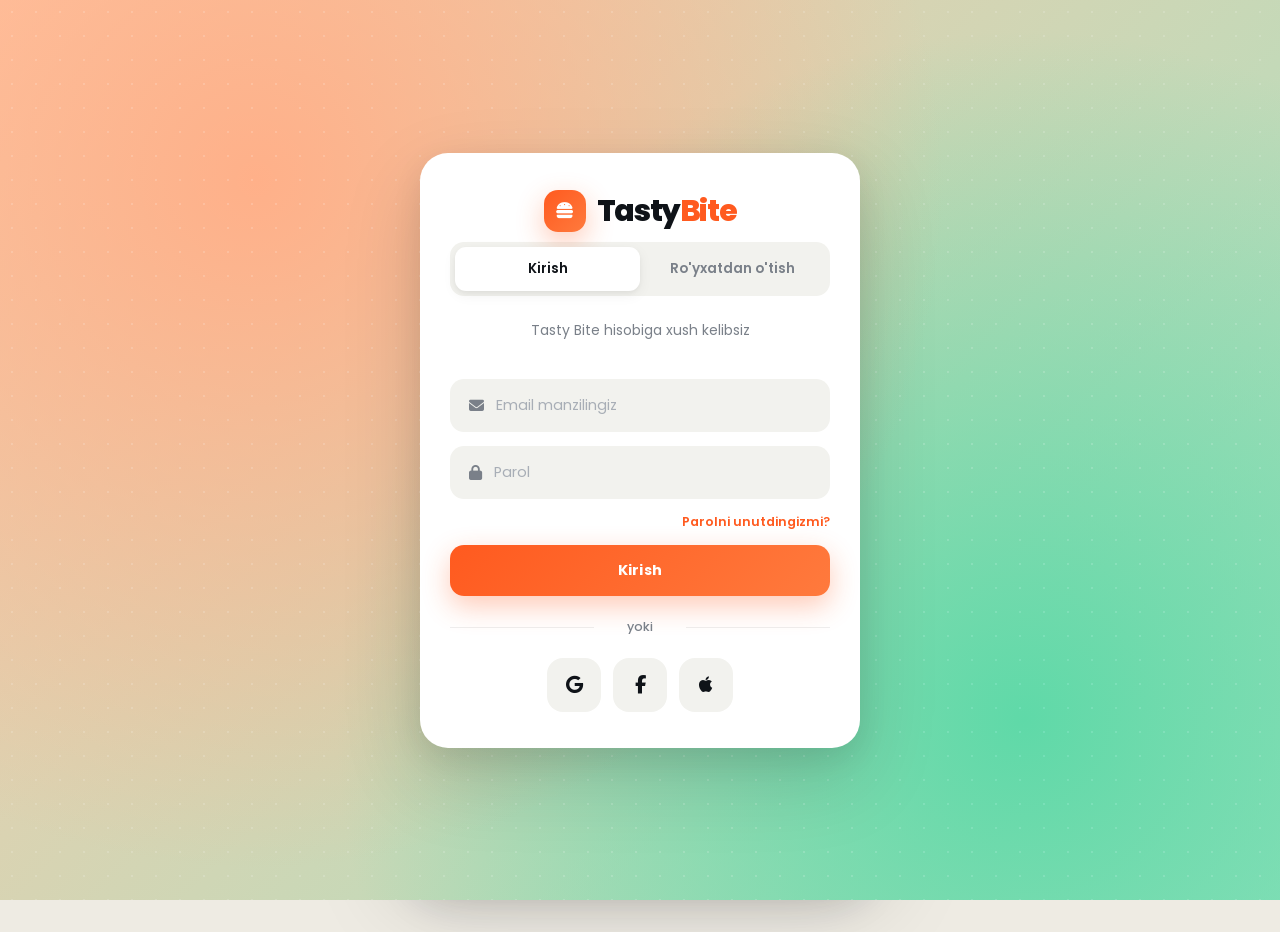
<file: index.html>
<!DOCTYPE html>
<html lang="uz">
<head>
  <meta charset="UTF-8" />
  <meta name="viewport" content="width=device-width, initial-scale=1.0" />
  <title>Tasty Bite - Fast Food</title>
  <link rel="stylesheet" href="style.css" />
  <link rel="preconnect" href="https://fonts.googleapis.com" />
  <link rel="preconnect" href="https://fonts.gstatic.com" crossorigin />
  <link href="https://fonts.googleapis.com/css2?family=Poppins:wght@300;400;500;600;700;800&display=swap" rel="stylesheet" />
  <link rel="stylesheet" href="https://cdnjs.cloudflare.com/ajax/libs/font-awesome/6.5.1/css/all.min.css" />
</head>
<body>

  <!-- ========== DESKTOP SIDE PANELS (only show >= 900px) ========== -->
  <div class="desktop-brand">
    <div class="desktop-brand-logo">Tasty<b>Bite</b>.</div>
    <p>Sevimli taomlaringizni 30 daqiqada eshigingizgacha yetkazib beramiz — bugun, hozirniqi narxlarda.</p>
    <div class="desktop-brand-chips">
      <span class="desktop-brand-chip">🚚 30 daq</span>
      <span class="desktop-brand-chip">⭐ 4.9/5</span>
      <span class="desktop-brand-chip">🔥 50+ taom</span>
    </div>
  </div>

  <div class="desktop-side-r">
    <div class="ds-card">
      <div class="ds-card-ico orange"><i class="fa-solid fa-bolt"></i></div>
      <h4>Tezkor yetkazib berish</h4>
      <p>Toshkent bo'ylab 30 daqiqada kuryer eshigingizda.</p>
    </div>
    <div class="ds-card">
      <div class="ds-card-ico green"><i class="fa-solid fa-leaf"></i></div>
      <h4>Yangi mahsulotlar</h4>
      <p>Faqat ishonchli restoranlar va yangi mahsulotlar bilan ishlaymiz.</p>
    </div>
    <div class="ds-card">
      <div class="ds-card-ico blue"><i class="fa-solid fa-percent"></i></div>
      <h4>Har kuni aksiyalar</h4>
      <p>Kuniga 5+ taom uchun chegirma va maxsus to'plamlar.</p>
    </div>
  </div>

  <!-- ========== AUTH MODAL (Login / Register) ========== -->
  <div class="auth-overlay" id="authOverlay">
    <div class="auth-card">
      <div class="auth-logo">
        <i class="fa-solid fa-burger"></i>
        <span>Tasty<b>Bite</b></span>
      </div>

      <div class="auth-tabs">
        <button class="auth-tab active" data-tab="login">Kirish</button>
        <button class="auth-tab" data-tab="register">Ro'yxatdan o'tish</button>
      </div>

      <!-- LOGIN -->
      <form class="auth-form active" id="loginForm">
        <p class="auth-welcome">Tasty Bite hisobiga xush kelibsiz</p>
        <div class="input-group">
          <i class="fa-solid fa-envelope"></i>
          <input type="email" placeholder="Email manzilingiz" required />
        </div>
        <div class="input-group">
          <i class="fa-solid fa-lock"></i>
          <input type="password" placeholder="Parol" required />
        </div>
        <a href="#" class="forgot">Parolni unutdingizmi?</a>
        <button type="submit" class="btn-primary">Kirish</button>
        <div class="auth-divider"><span>yoki</span></div>
        <div class="social-row">
          <button type="button" class="social-btn"><i class="fa-brands fa-google"></i></button>
          <button type="button" class="social-btn"><i class="fa-brands fa-facebook-f"></i></button>
          <button type="button" class="social-btn"><i class="fa-brands fa-apple"></i></button>
        </div>
      </form>

      <!-- REGISTER -->
      <form class="auth-form" id="registerForm">
        <div class="input-group">
          <i class="fa-solid fa-user"></i>
          <input type="text" placeholder="To'liq ismingiz" required />
        </div>
        <div class="input-group">
          <i class="fa-solid fa-envelope"></i>
          <input type="email" placeholder="Email manzilingiz" required />
        </div>
        <div class="input-group">
          <i class="fa-solid fa-phone"></i>
          <input type="tel" placeholder="+998 90 123 45 67" required />
        </div>
        <div class="input-group">
          <i class="fa-solid fa-lock"></i>
          <input type="password" placeholder="Parol yarating" required />
        </div>
        <button type="submit" class="btn-primary">Ro'yxatdan o'tish</button>
      </form>
    </div>
  </div>

  <!-- ========== APP CONTAINER ========== -->
  <div class="app" id="app">

    <!-- ============ TOP BAR ============ -->
    <header class="topbar">
      <div class="topbar-left">
        <button class="location" id="locationBtn" type="button">
          <span class="loc-label"><i class="fa-solid fa-location-dot"></i> Yetkazib berish</span>
          <span class="loc-value" id="locValue">Manzil tanlang</span>
        </button>
      </div>
      <div class="topbar-right">
        <button class="icon-btn notif-btn" id="notifBtn">
          <i class="fa-regular fa-bell"></i>
          <span class="badge">3</span>
        </button>
        <div class="avatar-sm" id="topAvatar">T</div>
      </div>
    </header>

    <!-- ============ NOTIFICATIONS PANEL ============ -->
    <aside class="notif-panel" id="notifPanel">
      <div class="notif-head">
        <h3>Bildirishnomalar</h3>
        <div style="display:flex;gap:8px">
          <button class="icon-btn" id="clearNotif" title="Tozalash"><i class="fa-solid fa-trash"></i></button>
          <button class="icon-btn" id="closeNotif"><i class="fa-solid fa-xmark"></i></button>
        </div>
      </div>
      <div class="notif-list" id="notifList"></div>
    </aside>

    <!-- ============ PAGE: HOME ============ -->
    <section class="page active" id="page-home">
      <!-- Greeting + Search -->
      <div class="home-head">
        <h1>Salom, <span class="accent">Tohirjon</span> 👋</h1>
        <p class="sub">Bugun nima yegingiz keladi?</p>

        <div class="search-bar">
          <i class="fa-solid fa-magnifying-glass"></i>
          <input type="text" placeholder="Burger, pizza, lavash qidirish..." id="searchInput" autocomplete="off" />
        </div>
      </div>

      <!-- Categories -->
      <div class="section-head">
        <h3>Kategoriyalar</h3>
        <a href="#" class="see-all">Hammasi</a>
      </div>
      <div class="categories" id="categories">
        <div class="cat-chip active" data-cat="all"><span>🍽️</span><p>Hammasi</p></div>
        <div class="cat-chip" data-cat="burger"><span>🍔</span><p>Burger</p></div>
        <div class="cat-chip" data-cat="pizza"><span>🍕</span><p>Pizza</p></div>
        <div class="cat-chip" data-cat="lavash"><span>🌯</span><p>Lavash</p></div>
        <div class="cat-chip" data-cat="hotdog"><span>🌭</span><p>Hot-Dog</p></div>
        <div class="cat-chip" data-cat="fries"><span>🍟</span><p>Fri</p></div>
        <div class="cat-chip" data-cat="drink"><span>🥤</span><p>Ichimlik</p></div>
        <div class="cat-chip" data-cat="dessert"><span>🍩</span><p>Desert</p></div>
      </div>

      <!-- Popular foods -->
      <div class="section-head">
        <h3>Mashhur taomlar</h3>
        <a href="#" class="see-all">Hammasi</a>
      </div>
      <div class="food-grid" id="foodGrid"><!-- JS render --></div>
    </section>

    <!-- ============ PAGE: CART ============ -->
    <section class="page" id="page-cart">
      <div class="page-head">
        <h2>Savatim</h2>
        <p class="sub">Tanlangan taomlaringiz</p>
      </div>
      <div class="cart-list" id="cartList"></div>
      <div class="cart-summary" id="cartSummary">
        <div class="row"><span>Mahsulotlar</span><b id="sumItems">0 so'm</b></div>
        <div class="row"><span>Yetkazib berish</span><b>15 000 so'm</b></div>
        <div class="row total"><span>Jami</span><b id="sumTotal">0 so'm</b></div>
        <button class="btn-primary block" id="checkoutBtn">Buyurtma berish</button>
      </div>
    </section>

    <!-- ============ PAGE: ORDERS ============ -->
    <section class="page" id="page-orders">
      <div class="page-head">
        <h2>Buyurtmalarim</h2>
        <p class="sub">Joriy va yakunlangan</p>
      </div>
      <div class="order-tabs">
        <button class="order-tab active" data-otab="active">Faol</button>
        <button class="order-tab" data-otab="done">Yakunlangan</button>
        <button class="order-tab" data-otab="cancel">Bekor qilingan</button>
      </div>
      <div class="order-list" id="orderList"></div>
    </section>

    <!-- ============ PAGE: PROFILE ============ -->
    <section class="page" id="page-profile">
      <div class="profile-head">
        <div class="avatar-lg" id="profileAvatar">T</div>
        <h2 id="profileName">User</h2>
        <p id="profileEmail">user@mail.com</p>
        <button class="btn-outline sm" id="editProfileBtn">Profilni tahrirlash</button>
      </div>

      <div class="menu-list">
        <div class="menu-item" id="favoritesBtn">
          <div class="mi-icon red"><i class="fa-solid fa-heart"></i></div>
          <div class="mi-text">
            <h4>Sevimlilar</h4>
            <p>Yoqtirgan taomlaringiz</p>
          </div>
          <i class="fa-solid fa-chevron-right"></i>
        </div>

        <div class="menu-item" id="addressBtn">
          <div class="mi-icon green"><i class="fa-solid fa-location-dot"></i></div>
          <div class="mi-text">
            <h4>Manzillarim</h4>
            <p>Yetkazib berish manzillari</p>
          </div>
          <i class="fa-solid fa-chevron-right"></i>
        </div>

        <div class="menu-item" id="paymentBtn">
          <div class="mi-icon orange"><i class="fa-solid fa-credit-card"></i></div>
          <div class="mi-text">
            <h4>To'lov usullari</h4>
            <p>Karta va naqd to'lovlar</p>
          </div>
          <i class="fa-solid fa-chevron-right"></i>
        </div>

        <div class="menu-item theme-row">
          <div class="mi-icon dark"><i class="fa-solid fa-moon"></i></div>
          <div class="mi-text">
            <h4>Tungi rejim</h4>
            <p>Dark / Light mode</p>
          </div>
          <label class="switch">
            <input type="checkbox" id="themeToggle">
            <span class="slider-sw"></span>
          </label>
        </div>

        <div class="menu-item" id="chatBtn">
          <div class="mi-icon green"><i class="fa-solid fa-comment-dots"></i></div>
          <div class="mi-text">
            <h4>Admin bilan chat</h4>
            <p>Savol va murojaat</p>
          </div>
          <i class="fa-solid fa-chevron-right"></i>
        </div>

        <div class="menu-item" id="helpBtn">
          <div class="mi-icon green"><i class="fa-solid fa-circle-question"></i></div>
          <div class="mi-text">
            <h4>Yordam</h4>
            <p>Tez-tez so'raladigan savollar</p>
          </div>
          <i class="fa-solid fa-chevron-right"></i>
        </div>

        <div class="menu-item" id="privacyBtn">
          <div class="mi-icon orange"><i class="fa-solid fa-shield-halved"></i></div>
          <div class="mi-text">
            <h4>Maxfiylik</h4>
            <p>Hisob xavfsizligi</p>
          </div>
          <i class="fa-solid fa-chevron-right"></i>
        </div>

        <div class="menu-item logout" id="logoutBtn">
          <div class="mi-icon red"><i class="fa-solid fa-arrow-right-from-bracket"></i></div>
          <div class="mi-text">
            <h4>Chiqish</h4>
            <p>Hisobdan chiqish</p>
          </div>
        </div>
      </div>
    </section>

    <!-- ============ PAGE: FAVORITES ============ -->
    <section class="page" id="page-favorites">
      <div class="page-head" style="display:flex;align-items:center;gap:10px">
        <button class="icon-btn" data-back="profile"><i class="fa-solid fa-arrow-left"></i></button>
        <div><h2>Sevimlilar</h2><p class="sub">Yoqtirgan taomlaringiz</p></div>
      </div>
      <div class="food-grid" id="favGrid"></div>
    </section>

    <!-- ============ FOOD DETAIL MODAL ============ -->
    <div class="detail-modal" id="detailModal">
      <div class="detail-content">
        <button class="close-btn" id="closeDetail"><i class="fa-solid fa-xmark"></i></button>
        <div class="detail-img" id="dImg">🍔</div>
        <div class="detail-body">
          <h2 id="dName">Burger</h2>
          <div class="detail-meta">
            <span><i class="fa-solid fa-star"></i> 4.8</span>
            <span><i class="fa-solid fa-clock"></i> 15 daq</span>
            <span><i class="fa-solid fa-fire"></i> 320 kkal</span>
          </div>
          <p class="detail-desc" id="dDesc">Tavsif...</p>
          <div class="qty-row">
            <span>Miqdor</span>
            <div class="qty">
              <button id="qMinus">-</button>
              <span id="qVal">1</span>
              <button id="qPlus">+</button>
            </div>
          </div>
          <div class="detail-foot">
            <div>
              <span class="small">Narxi</span>
              <h3 id="dPrice">35 000 so'm</h3>
            </div>
            <button class="btn-primary" id="addToCart"><i class="fa-solid fa-cart-plus"></i> Savatga</button>
          </div>
        </div>
      </div>
    </div>

    <!-- ============ ADDRESS MODAL ============ -->
    <div class="mini-modal" id="addressModal">
      <div class="mini-content">
        <div class="mini-head">
          <h3>Manzillarim</h3>
          <button class="icon-btn" data-close="addressModal"><i class="fa-solid fa-xmark"></i></button>
        </div>
        <div id="addressList"></div>
        <button class="btn-outline block" id="newAddressBtn"><i class="fa-solid fa-plus"></i> Yangi manzil qo'shish</button>
      </div>
    </div>

    <!-- ============ ADDRESS FORM MODAL ============ -->
    <div class="mini-modal" id="addressFormModal">
      <div class="mini-content">
        <div class="mini-head">
          <h3 id="addrFormTitle">Yangi manzil</h3>
          <button class="icon-btn" data-close="addressFormModal"><i class="fa-solid fa-xmark"></i></button>
        </div>
        <form id="addressForm" class="ufm">
          <input type="hidden" id="addrId">
          <label>Nomi (Uy, Ish, ...)
            <input type="text" id="addrLabel" placeholder="Uy" required>
          </label>
          <label>To'liq manzil
            <input type="text" id="addrText" placeholder="Toshkent, Chilonzor 11, 25-uy" required>
          </label>
          <label>Mo'ljal (ixtiyoriy)
            <input type="text" id="addrNote" placeholder="2-qavat, ko'k eshik">
          </label>
          <button type="submit" class="btn-primary block">Saqlash</button>
        </form>
      </div>
    </div>

    <!-- ============ PAYMENT MODAL ============ -->
    <div class="mini-modal" id="paymentModal">
      <div class="mini-content">
        <div class="mini-head">
          <h3>To'lov usullari</h3>
          <button class="icon-btn" data-close="paymentModal"><i class="fa-solid fa-xmark"></i></button>
        </div>
        <div id="paymentList"></div>
        <button class="btn-outline block" id="newPaymentBtn"><i class="fa-solid fa-plus"></i> Karta qo'shish</button>
      </div>
    </div>

    <!-- ============ PAYMENT FORM ============ -->
    <div class="mini-modal" id="paymentFormModal">
      <div class="mini-content">
        <div class="mini-head">
          <h3>Yangi karta</h3>
          <button class="icon-btn" data-close="paymentFormModal"><i class="fa-solid fa-xmark"></i></button>
        </div>
        <form id="paymentForm" class="ufm">
          <input type="hidden" id="payId">
          <label>Tur
            <select id="payType">
              <option value="uzcard">Uzcard</option>
              <option value="humo">Humo</option>
              <option value="visa">Visa</option>
              <option value="mastercard">Mastercard</option>
            </select>
          </label>
          <label>Karta raqami
            <input type="text" id="payNumber" placeholder="8600 1234 5678 9012" maxlength="19" required>
          </label>
          <label>Egasining ismi
            <input type="text" id="payHolder" placeholder="ISM FAMILIYA" required>
          </label>
          <label>Amal qilish muddati
            <input type="text" id="payExpiry" placeholder="MM/YY" maxlength="5" required>
          </label>
          <button type="submit" class="btn-primary block">Saqlash</button>
        </form>
      </div>
    </div>

    <!-- ============ PROFILE EDIT MODAL ============ -->
    <div class="mini-modal" id="profileEditModal">
      <div class="mini-content">
        <div class="mini-head">
          <h3>Profilni tahrirlash</h3>
          <button class="icon-btn" data-close="profileEditModal"><i class="fa-solid fa-xmark"></i></button>
        </div>
        <form id="profileEditForm" class="ufm">
          <label>To'liq ism<input type="text" id="peName" required></label>
          <label>Email<input type="email" id="peEmail" required></label>
          <label>Telefon<input type="tel" id="pePhone" placeholder="+998 90 123 45 67"></label>
          <button type="submit" class="btn-primary block">Saqlash</button>
        </form>
      </div>
    </div>

    <!-- ============ PRIVACY/PASSWORD MODAL ============ -->
    <div class="mini-modal" id="privacyModal">
      <div class="mini-content">
        <div class="mini-head">
          <h3>Maxfiylik va xavfsizlik</h3>
          <button class="icon-btn" data-close="privacyModal"><i class="fa-solid fa-xmark"></i></button>
        </div>
        <form id="passForm" class="ufm">
          <label>Joriy parol<input type="password" id="curPass" required></label>
          <label>Yangi parol<input type="password" id="newPass" required></label>
          <label>Tasdiqlash<input type="password" id="confPass" required></label>
          <button type="submit" class="btn-primary block">Parolni o'zgartirish</button>
        </form>
      </div>
    </div>

    <!-- ============ CHAT MODAL ============ -->
    <div class="mini-modal" id="chatModal">
      <div class="mini-content chat-modal-content">
        <div class="mini-head">
          <h3><i class="fa-solid fa-headset"></i> Admin qo'llab-quvvatlash</h3>
          <button class="icon-btn" data-close="chatModal"><i class="fa-solid fa-xmark"></i></button>
        </div>
        <div class="uchat-body" id="uchatBody"></div>
        <form class="uchat-input" id="uchatForm">
          <input type="text" id="uchatInput" placeholder="Habar yozing..." autocomplete="off" required>
          <button type="submit"><i class="fa-solid fa-paper-plane"></i></button>
        </form>
      </div>
    </div>

    <!-- ============ FILTER MODAL ============ -->
    <div class="mini-modal" id="filterModal">
      <div class="mini-content">
        <div class="mini-head">
          <h3>Filter va saralash</h3>
          <button class="icon-btn" data-close="filterModal"><i class="fa-solid fa-xmark"></i></button>
        </div>
        <h4 class="filt-h">Saralash</h4>
        <div class="filt-row" id="sortRow">
          <button class="filt-chip active" data-sort="default">Standart</button>
          <button class="filt-chip" data-sort="priceAsc">Narx ↑</button>
          <button class="filt-chip" data-sort="priceDesc">Narx ↓</button>
          <button class="filt-chip" data-sort="rating">Reyting</button>
          <button class="filt-chip" data-sort="fast">Tezroq</button>
        </div>
        <h4 class="filt-h">Narx oralig'i</h4>
        <div class="price-range">
          <input type="range" id="priceRange" min="10000" max="100000" step="5000" value="100000">
          <div class="pr-info"><span>0</span> — <span id="prMax">100 000</span> so'm</div>
        </div>
        <button class="btn-primary block" id="applyFilter">Qo'llash</button>
        <button class="btn-outline block" id="resetFilter">Tiklash</button>
      </div>
    </div>

    <!-- ============ HELP MODAL ============ -->
    <div class="mini-modal" id="helpModal">
      <div class="mini-content">
        <div class="mini-head">
          <h3>Yordam</h3>
          <button class="icon-btn" data-close="helpModal"><i class="fa-solid fa-xmark"></i></button>
        </div>
        <div class="faq">
          <details open><summary>Buyurtma qanday beriladi?</summary><p>Taomni tanlab savatga qo'shing, so'ng "Buyurtma berish" tugmasini bosing.</p></details>
          <details><summary>Yetkazib berish vaqti qancha?</summary><p>O'rtacha 30-45 daqiqa, manzilga qarab o'zgaradi.</p></details>
          <details><summary>To'lov turlari?</summary><p>Naqd, Uzcard, Humo, Click va Payme orqali to'lash mumkin.</p></details>
          <details><summary>Buyurtmani bekor qilish</summary><p>Tayyorlanmaguncha buyurtmani bekor qilishingiz mumkin.</p></details>
        </div>
        <div class="contact-row">
          <a href="tel:+998900000000" class="contact-btn"><i class="fa-solid fa-phone"></i> Qo'ng'iroq</a>
          <a href="#" class="contact-btn green" id="openChatFromHelp"><i class="fa-solid fa-comment-dots"></i> Chat</a>
        </div>
      </div>
    </div>

    <!-- ============ TOAST ============ -->
    <div class="toast" id="toast"></div>

    <!-- ============ BOTTOM NAV ============ -->
    <nav class="bottom-nav">
      <button class="nav-btn active" data-page="home">
        <i class="fa-solid fa-house"></i><span>Asosiy</span>
      </button>
      <button class="nav-btn" data-page="cart">
        <i class="fa-solid fa-bag-shopping"></i><span>Savat</span>
        <span class="nav-badge" id="cartBadge" style="display:none">0</span>
      </button>
      <button class="nav-btn" data-page="orders">
        <i class="fa-solid fa-receipt"></i><span>Buyurtma</span>
      </button>
      <button class="nav-btn" data-page="profile">
        <i class="fa-solid fa-user"></i><span>Profil</span>
      </button>
    </nav>

  </div>

  <script src="script.js"></script>
  <script>
    // Topbar scroll shadow
    (function(){
      const tb = document.querySelector('.topbar');
      if(!tb) return;
      const onScroll = ()=>{
        if(window.scrollY > 8) tb.classList.add('scrolled');
        else tb.classList.remove('scrolled');
      };
      window.addEventListener('scroll', onScroll, {passive:true});
      onScroll();
    })();
  </script>
</body>
</html>
</file>
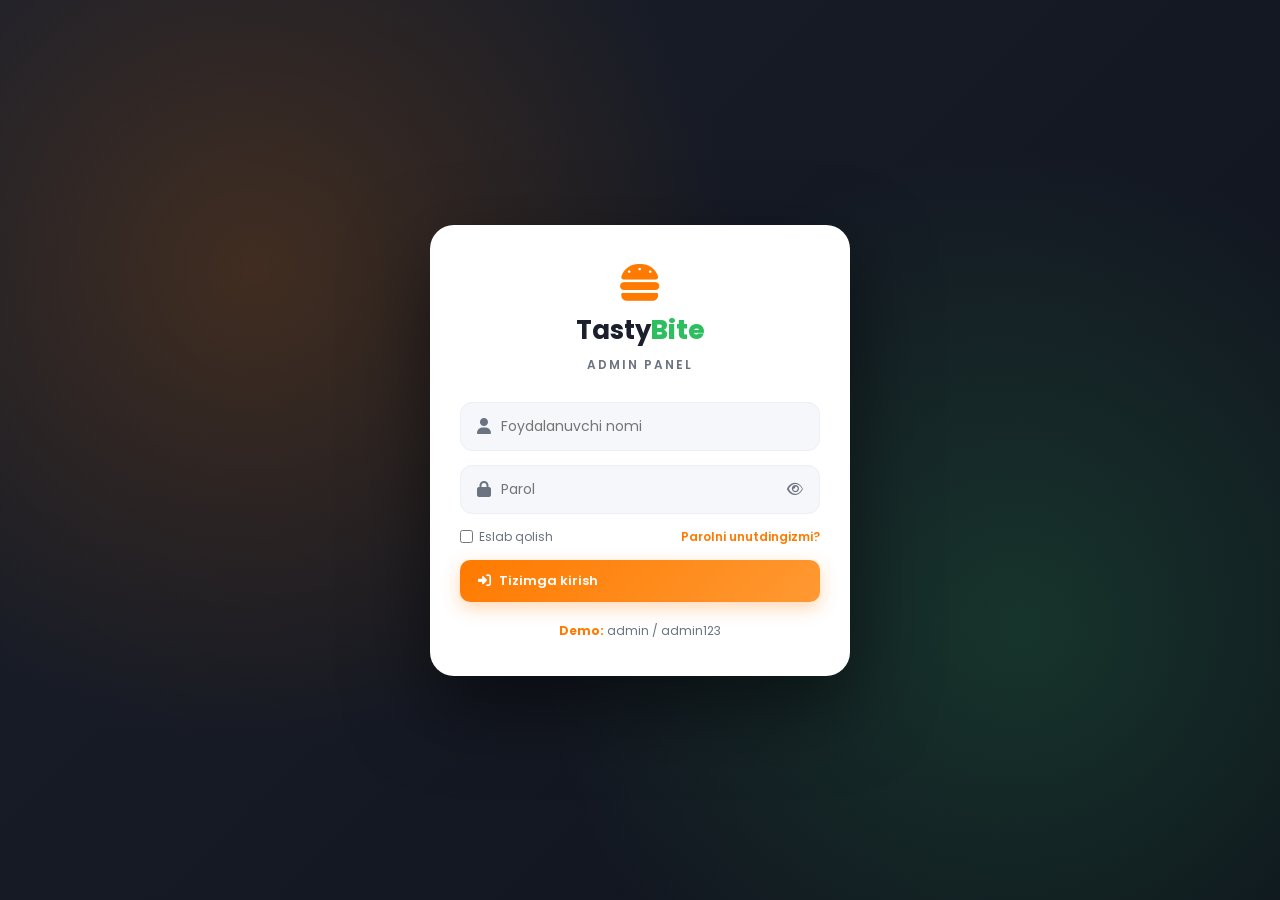
<file: admin.html>
<!DOCTYPE html>
<html lang="uz">
<head>
  <meta charset="UTF-8" />
  <meta name="viewport" content="width=device-width, initial-scale=1.0" />
  <title>Admin Panel - TastyBite</title>
  <link rel="stylesheet" href="admin.css" />
  <link rel="preconnect" href="https://fonts.googleapis.com" />
  <link href="https://fonts.googleapis.com/css2?family=Poppins:wght@300;400;500;600;700;800&display=swap" rel="stylesheet" />
  <link rel="stylesheet" href="https://cdnjs.cloudflare.com/ajax/libs/font-awesome/6.5.1/css/all.min.css" />
</head>
<body>

<!-- ============ LOGIN SCREEN ============ -->
<div class="admin-login" id="adminLogin">
  <div class="login-card">
    <div class="login-brand">
      <i class="fa-solid fa-burger"></i>
      <span>Tasty<b>Bite</b></span>
      <p class="login-sub">Admin Panel</p>
    </div>

    <form id="adminLoginForm" class="login-form">
      <div class="input-group">
        <i class="fa-solid fa-user"></i>
        <input type="text" id="adminUser" placeholder="Foydalanuvchi nomi" required autocomplete="username" />
      </div>
      <div class="input-group">
        <i class="fa-solid fa-lock"></i>
        <input type="password" id="adminPass" placeholder="Parol" required autocomplete="current-password" />
        <button type="button" class="eye" id="togglePass"><i class="fa-regular fa-eye"></i></button>
      </div>
      <div class="login-row">
        <label><input type="checkbox" id="rememberMe" /> Eslab qolish</label>
        <a href="#">Parolni unutdingizmi?</a>
      </div>
      <div class="login-error" id="loginError"></div>
      <button type="submit" class="abtn primary block"><i class="fa-solid fa-right-to-bracket"></i> Tizimga kirish</button>
      <p class="hint"><b>Demo:</b> admin / admin123</p>
    </form>
  </div>
</div>

<!-- ============ ADMIN DASHBOARD ============ -->
<div class="admin" id="adminApp" style="display:none">

  <!-- ============ SIDEBAR ============ -->
  <aside class="sidebar" id="sidebar">
    <div class="brand">
      <i class="fa-solid fa-burger"></i>
      <span>Tasty<b>Bite</b></span>
    </div>
    <nav class="side-nav">
      <button class="side-link active" data-section="dashboard">
        <i class="fa-solid fa-grip"></i><span>Dashboard</span>
      </button>
      <button class="side-link" data-section="foods">
        <i class="fa-solid fa-utensils"></i><span>Ovqatlar</span>
      </button>
      <button class="side-link" data-section="orders">
        <i class="fa-solid fa-receipt"></i><span>Buyurtmalar</span>
        <em class="side-badge" id="newOrdersBadge" style="display:none">0</em>
      </button>
      <button class="side-link" data-section="users">
        <i class="fa-solid fa-users"></i><span>Userlar</span>
      </button>
      <button class="side-link" data-section="messages">
        <i class="fa-solid fa-comment-dots"></i><span>Habarlar</span>
        <em class="side-badge" id="msgBadge" style="display:none">0</em>
      </button>
      <button class="side-link" data-section="settings">
        <i class="fa-solid fa-gear"></i><span>Sozlamalar</span>
      </button>
    </nav>

    <div class="side-foot">
      <button class="side-link" id="adminLogoutBtn">
        <i class="fa-solid fa-arrow-right-from-bracket"></i><span>Chiqish</span>
      </button>
    </div>
  </aside>

  <!-- ============ MAIN ============ -->
  <main class="main">

    <!-- TOP -->
    <header class="atopbar">
      <button class="hamb" id="hambBtn"><i class="fa-solid fa-bars"></i></button>
      <div class="searchbox">
        <i class="fa-solid fa-magnifying-glass"></i>
        <input type="text" id="globalSearch" placeholder="Qidirish..." />
      </div>
      <div class="atop-right">
        <button class="acirc" id="refreshBtn" title="Yangilash"><i class="fa-solid fa-rotate"></i></button>
        <button class="acirc"><i class="fa-regular fa-bell"></i><em id="notifBadge" style="display:none">0</em></button>
        <div class="aprofile">
          <div class="aav" id="adminAv">A</div>
          <div>
            <h5 id="adminName">Admin</h5>
            <span>Boshqaruvchi</span>
          </div>
        </div>
      </div>
    </header>

    <!-- ============ DASHBOARD ============ -->
    <section class="asection active" id="sec-dashboard">
      <div class="sec-head">
        <div>
          <h1>Dashboard</h1>
          <p>Umumiy ko'rsatkichlar va statistika</p>
        </div>
        <button class="abtn" id="exportBtn"><i class="fa-solid fa-download"></i> Export</button>
      </div>

      <div class="stats">
        <div class="stat-card green">
          <div class="ic"><i class="fa-solid fa-sack-dollar"></i></div>
          <div>
            <span>Bugungi daromad</span>
            <h3 id="statRevenue">0 so'm</h3>
            <small><i class="fa-solid fa-arrow-up"></i> Real-time</small>
          </div>
        </div>
        <div class="stat-card orange">
          <div class="ic"><i class="fa-solid fa-receipt"></i></div>
          <div>
            <span>Buyurtmalar</span>
            <h3 id="statOrders">0</h3>
            <small><span id="statNewOrders">0</span> yangi</small>
          </div>
        </div>
        <div class="stat-card dark">
          <div class="ic"><i class="fa-solid fa-users"></i></div>
          <div>
            <span>Foydalanuvchilar</span>
            <h3 id="statUsers">0</h3>
            <small>Jami ro'yxatdan o'tgan</small>
          </div>
        </div>
        <div class="stat-card green2">
          <div class="ic"><i class="fa-solid fa-utensils"></i></div>
          <div>
            <span>Mahsulotlar</span>
            <h3 id="statFoods">0</h3>
            <small>Faol menyuda</small>
          </div>
        </div>
      </div>

      <div class="d-grid">
        <div class="panel">
          <div class="p-head">
            <h3>Sotuv statistikasi (haftalik)</h3>
            <select id="chartRange">
              <option value="week">Bu hafta</option>
              <option value="month">Bu oy</option>
            </select>
          </div>
          <div class="chart" id="chart"></div>
        </div>

        <div class="panel">
          <div class="p-head">
            <h3>Top mahsulotlar</h3>
          </div>
          <div class="top-list" id="topList"></div>
        </div>
      </div>

      <div class="panel">
        <div class="p-head">
          <h3>So'nggi buyurtmalar</h3>
          <a href="#" class="link" data-goto="orders">Hammasi</a>
        </div>
        <div style="overflow-x:auto">
          <table class="atable">
            <thead>
              <tr><th>ID</th><th>Mijoz</th><th>Mahsulot</th><th>Summa</th><th>Holat</th><th></th></tr>
            </thead>
            <tbody id="dashOrders"></tbody>
          </table>
        </div>
      </div>
    </section>

    <!-- ============ FOODS ============ -->
    <section class="asection" id="sec-foods">
      <div class="sec-head">
        <div>
          <h1>Ovqatlar</h1>
          <p>Mahsulotlarni boshqarish</p>
        </div>
        <button class="abtn primary" id="addFoodBtn"><i class="fa-solid fa-plus"></i> Yangi qo'shish</button>
      </div>

      <div class="filter-row" id="foodFilters">
        <button class="chip active" data-fcat="all">Hammasi</button>
        <button class="chip" data-fcat="burger">Burger</button>
        <button class="chip" data-fcat="pizza">Pizza</button>
        <button class="chip" data-fcat="lavash">Lavash</button>
        <button class="chip" data-fcat="hotdog">Hot-Dog</button>
        <button class="chip" data-fcat="fries">Fri</button>
        <button class="chip" data-fcat="drink">Ichimlik</button>
        <button class="chip" data-fcat="dessert">Desert</button>
      </div>

      <div class="food-cards" id="afoodCards"></div>
    </section>

    <!-- ============ ORDERS ============ -->
    <section class="asection" id="sec-orders">
      <div class="sec-head">
        <div>
          <h1>Buyurtmalar</h1>
          <p>Barcha buyurtmalarni boshqarish</p>
        </div>
        <button class="abtn" id="clearOrdersBtn"><i class="fa-solid fa-trash"></i> Tozalash</button>
      </div>

      <div class="stats small" id="orderStats"></div>

      <div class="filter-row">
        <button class="chip active" data-ostat="all">Hammasi</button>
        <button class="chip" data-ostat="new">Yangi</button>
        <button class="chip" data-ostat="preparing">Tayyorlanmoqda</button>
        <button class="chip" data-ostat="delivery">Yo'lda</button>
        <button class="chip" data-ostat="completed">Yakunlangan</button>
        <button class="chip" data-ostat="cancelled">Bekor qilingan</button>
      </div>

      <div class="panel">
        <div style="overflow-x:auto">
          <table class="atable">
            <thead>
              <tr><th>ID</th><th>Mijoz</th><th>Mahsulot</th><th>Manzil</th><th>Summa</th><th>Vaqt</th><th>Holat</th><th></th></tr>
            </thead>
            <tbody id="ordersTbody"></tbody>
          </table>
        </div>
      </div>
    </section>

    <!-- ============ USERS ============ -->
    <section class="asection" id="sec-users">
      <div class="sec-head">
        <div>
          <h1>Foydalanuvchilar</h1>
          <p>Ro'yxatdan o'tgan mijozlar</p>
        </div>
        <button class="abtn primary" id="addUserBtn"><i class="fa-solid fa-user-plus"></i> Yangi user</button>
      </div>

      <div class="stats small" id="userStats"></div>

      <div class="panel">
        <div style="overflow-x:auto">
          <table class="atable">
            <thead>
              <tr><th>#</th><th>Ism</th><th>Email</th><th>Telefon</th><th>Buyurtmalar</th><th>Holat</th><th></th></tr>
            </thead>
            <tbody id="usersTbody"></tbody>
          </table>
        </div>
      </div>
    </section>

    <!-- ============ MESSAGES ============ -->
    <section class="asection" id="sec-messages">
      <div class="sec-head">
        <div>
          <h1>Habarlar</h1>
          <p>Mijozlardan kelgan murojaatlar</p>
        </div>
      </div>

      <div class="msg-wrap">
        <div class="msg-list" id="msgList"></div>
        <div class="msg-chat" id="msgChat">
          <div class="chat-empty">
            <i class="fa-solid fa-comments"></i>
            <h3>Suhbatni tanlang</h3>
            <p>Chap tomondan mijozni tanlang</p>
          </div>
        </div>
      </div>
    </section>

    <!-- ============ SETTINGS ============ -->
    <section class="asection" id="sec-settings">
      <div class="sec-head">
        <div>
          <h1>Sozlamalar</h1>
          <p>Tizim va profil sozlamalari</p>
        </div>
      </div>

      <div class="d-grid">
        <div class="panel">
          <h3 class="p-title">Profil ma'lumotlari</h3>
          <div class="form-grid">
            <label>Ism<input type="text" id="setAdminName"></label>
            <label>Foydalanuvchi nomi<input type="text" id="setAdminUser"></label>
          </div>
          <button class="abtn primary" id="saveAdminProfile">Saqlash</button>
        </div>

        <div class="panel">
          <h3 class="p-title">Restoran sozlamalari</h3>
          <div class="form-grid">
            <label>Restoran nomi<input type="text" id="setRestName"></label>
            <label>Manzil<input type="text" id="setRestAddr"></label>
            <label>Ish vaqti<input type="text" id="setRestHours"></label>
            <label>Yetkazib berish (so'm)<input type="number" id="setDelivery"></label>
          </div>
          <button class="abtn primary" id="saveRest">Saqlash</button>
        </div>

        <div class="panel">
          <h3 class="p-title">Tizim</h3>
          <div class="setting-row">
            <div><h4>Tungi rejim</h4><p>Dark mode interfeysi</p></div>
            <label class="switch"><input type="checkbox" id="adminTheme"><span class="slider-sw"></span></label>
          </div>
          <div class="setting-row">
            <div><h4>Avto qabul</h4><p>Yangi buyurtmalarni avtomatik tayyorlash holatiga o'tkazish</p></div>
            <label class="switch"><input type="checkbox" id="autoAccept"><span class="slider-sw"></span></label>
          </div>
          <div class="setting-row">
            <div><h4>Ovozli signal</h4><p>Yangi buyurtma kelganda signal</p></div>
            <label class="switch"><input type="checkbox" id="soundOn" checked><span class="slider-sw"></span></label>
          </div>
        </div>

        <div class="panel">
          <h3 class="p-title">Parol o'zgartirish</h3>
          <div class="form-grid">
            <label>Joriy parol<input type="password" id="curPass" placeholder="••••••••"></label>
            <label>Yangi parol<input type="password" id="newPass" placeholder="••••••••"></label>
          </div>
          <button class="abtn primary" id="changePass">O'zgartirish</button>
        </div>

        <div class="panel danger">
          <h3 class="p-title">Xavfli amallar</h3>
          <p style="font-size:13px;color:var(--text-sub);margin-bottom:14px">Bu amallar qaytarib bo'lmaydigan o'zgarishlarga olib keladi.</p>
          <button class="abtn danger-btn" id="resetData"><i class="fa-solid fa-triangle-exclamation"></i> Ma'lumotlarni tiklash (demo)</button>
        </div>
      </div>
    </section>

  </main>
</div>

<!-- ============ FOOD ADD/EDIT MODAL ============ -->
<div class="amodal" id="foodModal">
  <div class="amodal-box">
    <div class="amodal-head">
      <h3 id="foodModalTitle">Yangi mahsulot</h3>
      <button class="acirc" data-close="foodModal"><i class="fa-solid fa-xmark"></i></button>
    </div>
    <form id="foodForm" class="form-grid full">
      <input type="hidden" id="foodId">
      <input type="hidden" id="foodImageData">

      <div class="full-row">
        <div class="field-label">Mahsulot rasmi</div>
        <div class="img-upload">
          <div class="img-preview" id="imgPreview">
            <i class="fa-solid fa-cloud-arrow-up"></i>
            <span>Rasm tanlang (PNG, JPG, WEBP) yoki shu yerga tashlang</span>
          </div>
          <input type="file" id="foodImage" accept="image/*" style="display:none">
          <div class="img-acts">
            <button type="button" class="abtn primary" id="pickImg"><i class="fa-solid fa-image"></i> Rasm tanlash</button>
            <button type="button" class="abtn" id="removeImg" style="display:none"><i class="fa-solid fa-trash"></i> O'chirish</button>
          </div>
        </div>
      </div>

      <label>Mahsulot nomi<input type="text" id="foodName" required></label>
      <label>Kategoriya
        <select id="foodCat" required>
          <option value="burger">Burger</option>
          <option value="pizza">Pizza</option>
          <option value="lavash">Lavash</option>
          <option value="hotdog">Hot-Dog</option>
          <option value="fries">Fri</option>
          <option value="drink">Ichimlik</option>
          <option value="dessert">Desert</option>
        </select>
      </label>
      <label>Emoji (rasm bo'lmasa)<input type="text" id="foodEmoji" placeholder="🍔" maxlength="4" required></label>
      <label>Narxi (so'm)<input type="number" id="foodPrice" required></label>
      <label>Reyting<input type="number" id="foodRating" step="0.1" min="0" max="5" value="4.5"></label>
      <label>Tayyorlash vaqti (daq)<input type="number" id="foodTime" value="15"></label>
      <label class="full-row">Tavsif<textarea id="foodDesc" rows="3" required></textarea></label>
      <label class="full-row checkbox-row">
        <input type="checkbox" id="foodActive" checked> Faol (menyuda ko'rinsin)
      </label>
      <div class="form-acts full-row">
        <button type="button" class="abtn" data-close="foodModal">Bekor qilish</button>
        <button type="submit" class="abtn primary">Saqlash</button>
      </div>
    </form>
  </div>
</div>

<!-- ============ USER ADD/EDIT MODAL ============ -->
<div class="amodal" id="userModal">
  <div class="amodal-box">
    <div class="amodal-head">
      <h3 id="userModalTitle">Yangi foydalanuvchi</h3>
      <button class="acirc" data-close="userModal"><i class="fa-solid fa-xmark"></i></button>
    </div>
    <form id="userForm" class="form-grid full">
      <input type="hidden" id="userIdH">
      <label>Ism<input type="text" id="userName" required></label>
      <label>Email<input type="email" id="userEmail" required></label>
      <label>Telefon<input type="tel" id="userPhone"></label>
      <label>Parol<input type="text" id="userPassword" required></label>
      <label>Holat
        <select id="userStatus">
          <option value="active">Faol</option>
          <option value="vip">VIP</option>
          <option value="new">Yangi</option>
          <option value="blocked">Bloklangan</option>
        </select>
      </label>
      <div class="form-acts full-row">
        <button type="button" class="abtn" data-close="userModal">Bekor qilish</button>
        <button type="submit" class="abtn primary">Saqlash</button>
      </div>
    </form>
  </div>
</div>

<!-- ============ ORDER DETAIL MODAL ============ -->
<div class="amodal" id="orderModal">
  <div class="amodal-box">
    <div class="amodal-head">
      <h3 id="orderModalTitle">Buyurtma tafsiloti</h3>
      <button class="acirc" data-close="orderModal"><i class="fa-solid fa-xmark"></i></button>
    </div>
    <div id="orderDetail"></div>
  </div>
</div>

<!-- ============ CONFIRM MODAL ============ -->
<div class="amodal" id="confirmModal">
  <div class="amodal-box sm">
    <div class="confirm-icon"><i class="fa-solid fa-triangle-exclamation"></i></div>
    <h3 id="confirmTitle">Tasdiqlash</h3>
    <p id="confirmText">Haqiqatdan ham bajarmoqchimisiz?</p>
    <div class="form-acts">
      <button class="abtn" data-close="confirmModal">Bekor qilish</button>
      <button class="abtn danger-btn" id="confirmYes">Ha, davom etish</button>
    </div>
  </div>
</div>

<!-- ============ TOAST ============ -->
<div class="atoast" id="atoast"></div>

<script src="admin.js"></script>
</body>
</html>
</file>
<file: style.css>
/* ════════════════════════════════════════════════════════════════
   TASTY BITE — Premium delivery app design
   Light Wolt/Glovo aesthetic · refined motion · mobile + desktop
════════════════════════════════════════════════════════════════ */

:root{
  /* Brand */
  --orange:#FF5A1F;
  --orange-2:#FF7A3D;
  --orange-3:#FFD3BF;
  --orange-tint:#FFF1EA;
  --green:#0BB97A;
  --green-2:#22CF8E;
  --green-tint:#E6F8F0;

  /* Surfaces */
  --bg:#F6F5F1;
  --bg-2:#EEEBE3;
  --card:#FFFFFF;
  --soft:#F2F2EE;
  --soft-2:#E9E7DF;

  /* Ink */
  --text:#0F1318;
  --text-2:#3D434C;
  --text-sub:#7A8089;
  --muted:#A8AEB6;
  --border:rgba(15,19,24,0.07);
  --border-2:rgba(15,19,24,0.12);

  /* Accents */
  --red:#FF3D5A;
  --yellow:#FFB300;
  --blue:#4570FF;
  --purple:#9B6BFF;

  /* Category tints — used in food card illustration */
  --cat-burger:#FFE9DA;
  --cat-pizza:#FFE7D9;
  --cat-lavash:#FFEED6;
  --cat-hotdog:#FFE2D0;
  --cat-fries:#FFF1D6;
  --cat-drink:#E1F1FF;
  --cat-dessert:#FCDFEC;
  --cat-default:#F0EEE8;

  /* Motion */
  --ease:cubic-bezier(.16,1,.3,1);
  --spring:cubic-bezier(.34,1.56,.64,1);
  --dur:.22s;
  --dur-l:.4s;

  /* Radii */
  --r-sm:12px;
  --r-md:18px;
  --r-lg:24px;
  --r-xl:32px;
  --r-pill:999px;

  /* Shadow */
  --sh-1:0 1px 2px rgba(15,19,24,.04),0 1px 1px rgba(15,19,24,.03);
  --sh-2:0 4px 14px rgba(15,19,24,.06),0 2px 4px rgba(15,19,24,.04);
  --sh-3:0 12px 32px rgba(15,19,24,.09),0 4px 8px rgba(15,19,24,.04);
  --sh-4:0 24px 64px rgba(15,19,24,.14),0 8px 18px rgba(15,19,24,.06);
  --sh-orange:0 10px 28px rgba(255,90,31,.32);
  --sh-green:0 10px 28px rgba(11,185,122,.28);
}

[data-theme="dark"]{
  --bg:#0F1115;
  --bg-2:#181B22;
  --card:#1A1D24;
  --soft:#22262E;
  --soft-2:#2A2F39;
  --text:#F3F5F8;
  --text-2:#C4C9D1;
  --text-sub:#8E96A1;
  --muted:#5E646E;
  --border:rgba(255,255,255,.07);
  --border-2:rgba(255,255,255,.14);

  --cat-burger:#2A2017;
  --cat-pizza:#2A1F15;
  --cat-lavash:#2A2415;
  --cat-hotdog:#2C1E15;
  --cat-fries:#2C2418;
  --cat-drink:#172430;
  --cat-dessert:#2A1A24;
  --cat-default:#1F2128;

  --sh-1:0 1px 2px rgba(0,0,0,.4);
  --sh-2:0 4px 14px rgba(0,0,0,.32);
  --sh-3:0 12px 32px rgba(0,0,0,.45);
  --sh-4:0 24px 64px rgba(0,0,0,.55);
}

*,*::before,*::after{box-sizing:border-box;margin:0;padding:0}
html,body{height:100%}
html{scroll-behavior:smooth}
body{
  font-family:'Poppins',system-ui,-apple-system,sans-serif;
  background:var(--bg);
  color:var(--text);
  -webkit-font-smoothing:antialiased;
  -moz-osx-font-smoothing:grayscale;
  text-rendering:optimizeLegibility;
  transition:background .35s,color .35s;
  overflow-x:hidden;
  font-feature-settings:"cv11","ss01","ss03";
}
a{color:inherit;text-decoration:none}
button{
  font-family:inherit;cursor:pointer;border:none;background:none;color:inherit;
  -webkit-tap-highlight-color:transparent;
}
input,select,textarea{
  font-family:inherit;outline:none;border:none;background:transparent;color:inherit;
}
::selection{background:var(--orange);color:#fff}
::-webkit-scrollbar{width:8px;height:8px}
::-webkit-scrollbar-track{background:transparent}
::-webkit-scrollbar-thumb{background:var(--border-2);border-radius:4px}

/* ════════════════════════════════════════════════════════════════
   GLOBAL KEYFRAMES
════════════════════════════════════════════════════════════════ */
@keyframes fadeUp{from{opacity:0;transform:translateY(14px)}to{opacity:1;transform:translateY(0)}}
@keyframes fadeIn{from{opacity:0}to{opacity:1}}
@keyframes pop{0%{transform:scale(.6)}55%{transform:scale(1.18)}100%{transform:scale(1)}}
@keyframes popIn{from{opacity:0;transform:scale(.94)}to{opacity:1;transform:scale(1)}}
@keyframes slideUp{from{transform:translateY(100%)}to{transform:translateY(0)}}
@keyframes drift{0%,100%{transform:translateY(0) rotate(-8deg)}50%{transform:translateY(-8px) rotate(-12deg)}}
@keyframes ringPulse{0%{box-shadow:0 0 0 0 rgba(255,90,31,.5)}70%{box-shadow:0 0 0 14px rgba(255,90,31,0)}100%{box-shadow:0 0 0 0 rgba(255,90,31,0)}}
@keyframes heartPop{0%{transform:scale(1)}30%{transform:scale(1.4)}60%{transform:scale(.85)}100%{transform:scale(1)}}
@keyframes bounce{0%{transform:translateY(0)}50%{transform:translateY(-4px)}100%{transform:translateY(0)}}

/* ════════════════════════════════════════════════════════════════
   APP SHELL + DESKTOP ENVIRONMENT
════════════════════════════════════════════════════════════════ */
.app{
  max-width:480px;
  margin:0 auto;
  min-height:100vh;
  background:var(--bg);
  position:relative;
  padding-bottom:120px;
}

/* Desktop: place mobile shell in middle, dress the surrounding area */
@media (min-width:900px){
  body{background:var(--bg-2);position:relative;min-height:100vh}
  body::before{
    content:'';position:fixed;inset:0;pointer-events:none;
    background:
      radial-gradient(circle at 12% 18%,rgba(255,90,31,.10),transparent 38%),
      radial-gradient(circle at 88% 78%,rgba(11,185,122,.10),transparent 40%),
      radial-gradient(circle at 70% 12%,rgba(255,179,0,.08),transparent 35%);
    z-index:0;
  }
  body::after{
    content:'';position:fixed;inset:0;pointer-events:none;z-index:0;
    background-image:
      radial-gradient(circle, rgba(15,19,24,.05) 1px, transparent 1.5px);
    background-size:28px 28px;
    opacity:.45;
  }
  .app{
    box-shadow:0 30px 90px rgba(15,19,24,.18),0 10px 30px rgba(15,19,24,.08);
    border-radius:36px;
    margin:32px auto;
    min-height:calc(100vh - 64px);
    overflow:hidden;
    border:1px solid rgba(255,255,255,.6);
    z-index:1;
  }
  .desktop-brand,.desktop-side-r{display:none}
}

/* Only show side branding panels on very wide screens */
@media (min-width:1300px){
  .desktop-brand{
    display:flex;position:fixed;left:calc((100vw - 480px)/2 - 380px);top:50%;
    transform:translateY(-50%);
    flex-direction:column;gap:16px;z-index:1;max-width:340px;
  }
  .desktop-brand-logo{
    font-size:42px;font-weight:800;letter-spacing:-1.5px;line-height:1;
    color:var(--text);
  }
  .desktop-brand-logo b{color:var(--orange)}
  .desktop-brand p{color:var(--text-sub);font-size:15px;line-height:1.55;max-width:300px}
  .desktop-brand-chips{display:flex;gap:8px;flex-wrap:wrap;margin-top:8px}
  .desktop-brand-chip{
    background:var(--card);border:1px solid var(--border);
    border-radius:var(--r-pill);padding:8px 14px;font-size:12px;font-weight:600;
    color:var(--text-2);box-shadow:var(--sh-1);
  }
  .desktop-side-r{
    display:flex;position:fixed;right:calc((100vw - 480px)/2 - 320px);top:50%;
    transform:translateY(-50%);
    flex-direction:column;gap:14px;z-index:1;max-width:280px;
  }
  .ds-card{
    background:var(--card);border:1px solid var(--border);
    border-radius:var(--r-lg);padding:18px 20px;
    box-shadow:var(--sh-2);
  }
  .ds-card h4{font-size:13px;font-weight:700;color:var(--text);letter-spacing:-.2px;margin-bottom:6px}
  .ds-card p{font-size:12px;color:var(--text-sub);line-height:1.55}
  .ds-card-ico{
    width:38px;height:38px;border-radius:12px;
    display:flex;align-items:center;justify-content:center;
    margin-bottom:10px;font-size:16px;color:#fff;
  }
  .ds-card-ico.orange{background:var(--orange)}
  .ds-card-ico.green{background:var(--green)}
  .ds-card-ico.blue{background:var(--blue)}
}
@media (max-width:1299px){
  .desktop-brand,.desktop-side-r{display:none !important}
}

/* ════════════════════════════════════════════════════════════════
   AUTH
════════════════════════════════════════════════════════════════ */
.auth-overlay{
  position:fixed;inset:0;
  background:
    radial-gradient(circle at 20% 20%,#FFB089,transparent 55%),
    radial-gradient(circle at 80% 80%,#5FD9A8,transparent 55%),
    linear-gradient(135deg,#FFC9A8 0%,#9FE3C2 100%);
  display:none;align-items:center;justify-content:center;
  z-index:1000;padding:24px;
}
.auth-overlay.show{display:flex;animation:fadeIn .3s ease}
.auth-overlay::before{
  content:'';position:absolute;inset:0;pointer-events:none;
  background-image:radial-gradient(circle,rgba(255,255,255,.4) 1px,transparent 1.5px);
  background-size:24px 24px;
  mix-blend-mode:overlay;opacity:.4;
}

.auth-card{
  width:100%;max-width:440px;background:var(--card);
  border-radius:28px;padding:36px 30px;
  box-shadow:0 30px 80px rgba(0,0,0,.15),0 10px 30px rgba(0,0,0,.08);
  animation:popIn .45s var(--spring);position:relative;z-index:2;
}
.auth-logo{
  display:flex;align-items:center;justify-content:center;gap:11px;
  margin-bottom:8px;font-size:30px;font-weight:800;letter-spacing:-1.4px;
  color:var(--text);
}
.auth-logo i{
  color:#fff;font-size:18px;
  background:linear-gradient(135deg,var(--orange),var(--orange-2));
  width:42px;height:42px;border-radius:14px;
  display:flex;align-items:center;justify-content:center;
  box-shadow:var(--sh-orange);
}
.auth-logo b{color:var(--orange);font-weight:800}
.auth-welcome{text-align:center;color:var(--text-sub);font-size:14px;margin-bottom:24px}

.auth-tabs{
  display:flex;background:var(--soft);border-radius:14px;
  padding:5px;margin-bottom:24px;
}
.auth-tab{
  flex:1;padding:12px;font-weight:600;font-size:13.5px;
  color:var(--text-sub);border-radius:11px;
  transition:all .3s var(--ease);
}
.auth-tab.active{
  background:var(--card);color:var(--text);
  box-shadow:var(--sh-2);
}

.auth-form{display:none;flex-direction:column;gap:14px}
.auth-form.active{display:flex;animation:fadeUp .35s var(--ease)}

.input-group{
  display:flex;align-items:center;gap:12px;
  background:var(--soft);border:1.5px solid transparent;
  border-radius:14px;padding:15px 18px;
  transition:border-color var(--dur),background var(--dur);
}
.input-group:focus-within{border-color:var(--orange);background:var(--card)}
.input-group i{color:var(--text-sub);font-size:15px;transition:color var(--dur)}
.input-group:focus-within i{color:var(--orange)}
.input-group input{flex:1;font-size:14.5px;color:var(--text)}
.input-group input::placeholder{color:var(--muted)}

.forgot{
  align-self:flex-end;font-size:12.5px;color:var(--orange);
  font-weight:600;transition:color var(--dur);
}
.forgot:hover{color:var(--orange-2)}

.btn-primary{
  background:linear-gradient(135deg,var(--orange) 0%,var(--orange-2) 100%);
  color:#fff;font-weight:700;font-size:14.5px;letter-spacing:.1px;
  padding:15px 22px;border-radius:14px;
  display:inline-flex;align-items:center;justify-content:center;gap:9px;
  box-shadow:var(--sh-orange);
  transition:transform .18s var(--ease),box-shadow var(--dur),filter var(--dur);
  position:relative;overflow:hidden;
}
.btn-primary::before{
  content:'';position:absolute;inset:0;
  background:linear-gradient(135deg,rgba(255,255,255,.18),transparent 55%);
  opacity:0;transition:opacity var(--dur);
}
.btn-primary:hover{transform:translateY(-2px);box-shadow:0 14px 32px rgba(255,90,31,.4)}
.btn-primary:hover::before{opacity:1}
.btn-primary:active{transform:translateY(0) scale(.98)}
.btn-primary.sm{padding:11px 20px;font-size:13px;border-radius:12px}
.btn-primary.block{width:100%}

.btn-outline{
  border:2px solid var(--border-2);color:var(--text);
  font-weight:600;font-size:13px;padding:11px 20px;border-radius:12px;
  display:inline-flex;align-items:center;justify-content:center;gap:8px;
  background:var(--card);
  transition:all var(--dur);
}
.btn-outline:hover{border-color:var(--orange);color:var(--orange);transform:translateY(-1px)}
.btn-outline.block{width:100%;padding:14px;margin-top:14px;border-radius:14px}
.btn-outline.sm{padding:9px 18px;font-size:12.5px}

.auth-divider{
  text-align:center;position:relative;
  color:var(--text-sub);font-size:12.5px;font-weight:500;
  margin:8px 0;
}
.auth-divider::before,.auth-divider::after{
  content:'';position:absolute;top:50%;
  width:38%;height:1px;background:var(--border);
}
.auth-divider::before{left:0}
.auth-divider::after{right:0}

.social-row{display:flex;gap:12px;justify-content:center}
.social-btn{
  width:54px;height:54px;border-radius:16px;
  background:var(--soft);border:1.5px solid transparent;
  display:flex;align-items:center;justify-content:center;
  font-size:18px;color:var(--text);
  transition:all .25s var(--spring);
}
.social-btn:hover{background:var(--card);border-color:var(--orange);color:var(--orange);transform:translateY(-3px) scale(1.05);box-shadow:var(--sh-2)}

/* ════════════════════════════════════════════════════════════════
   TOPBAR
════════════════════════════════════════════════════════════════ */
.topbar{
  display:flex;align-items:center;justify-content:space-between;
  padding:18px 20px 14px;
  background:var(--bg);
  position:sticky;top:0;z-index:50;
  transition:box-shadow var(--dur);
}
.topbar.scrolled{
  box-shadow:0 1px 0 var(--border),0 8px 20px rgba(15,19,24,.04);
}
.topbar-left{display:flex;align-items:center;gap:12px;min-width:0}
.icon-btn{
  width:44px;height:44px;border-radius:14px;
  background:var(--card);border:1px solid var(--border);
  display:flex;align-items:center;justify-content:center;
  font-size:16px;color:var(--text);
  box-shadow:var(--sh-1);position:relative;
  transition:transform .15s var(--ease),background var(--dur),color var(--dur),box-shadow var(--dur);
}
.icon-btn:hover{background:var(--text);color:#fff;border-color:var(--text);box-shadow:var(--sh-2)}
.icon-btn:active{transform:scale(.94)}

/* ════════════════════════════════════════════════════════════════
   TOPBAR LOCATION (button)
════════════════════════════════════════════════════════════════ */
.location{
  display:flex;flex-direction:column;min-width:0;align-items:flex-start;
  background:transparent;border:none;padding:6px 12px 6px 8px;
  border-radius:12px;cursor:pointer;
  transition:background var(--dur),transform .15s var(--ease);
  max-width:260px;
}
.location:hover{background:var(--soft)}
.location:active{transform:scale(.97)}
.loc-label{
  font-size:11px;color:var(--text-sub);font-weight:500;
  display:flex;align-items:center;gap:4px;
}
.loc-label i{color:var(--orange);font-size:11px}
.loc-value{
  font-size:14px;font-weight:600;color:var(--text);
  display:flex;align-items:center;gap:4px;
  white-space:nowrap;overflow:hidden;text-overflow:ellipsis;
  letter-spacing:-.2px;
}
.loc-value::after{
  content:'\f078';font-family:'Font Awesome 6 Free';font-weight:900;
  font-size:9px;color:var(--text-sub);margin-left:2px;
}

.topbar-right{display:flex;align-items:center;gap:10px}
.badge{
  position:absolute;top:-3px;right:-3px;
  min-width:18px;height:18px;border-radius:10px;
  background:var(--red);color:#fff;
  font-size:10px;font-weight:700;padding:0 5px;
  display:flex;align-items:center;justify-content:center;
  border:2px solid var(--bg);
}
.avatar-sm{
  width:44px;height:44px;border-radius:14px;
  background:linear-gradient(135deg,var(--green),var(--green-2));
  color:#fff;font-weight:700;font-size:15px;
  display:flex;align-items:center;justify-content:center;
  cursor:pointer;box-shadow:var(--sh-green);letter-spacing:-.5px;
  transition:transform .2s var(--spring);
}
.avatar-sm:hover{transform:scale(1.05) rotate(-3deg)}

/* ════════════════════════════════════════════════════════════════
   PAGES + TRANSITIONS
════════════════════════════════════════════════════════════════ */
.page{display:none;padding:0 20px;position:relative}
.page.active{display:block}

.page-head{padding:8px 0 20px}
.page-head h2{font-size:28px;font-weight:700;letter-spacing:-.9px}
.page-head .sub{font-size:13.5px;color:var(--text-sub);margin-top:4px}

/* ════════════════════════════════════════════════════════════════
   HOME — HEAD + SEARCH
════════════════════════════════════════════════════════════════ */
.home-head h1{
  font-size:27px;font-weight:700;letter-spacing:-1px;line-height:1.1;
}
.home-head h1 .accent{
  background:linear-gradient(135deg,var(--orange),var(--orange-2));
  -webkit-background-clip:text;background-clip:text;color:transparent;
}
.home-head .sub{color:var(--text-sub);font-size:14px;margin-top:6px}

.search-bar{
  display:flex;align-items:center;gap:12px;
  background:var(--card);border:1px solid var(--border);
  border-radius:18px;padding:6px 6px 6px 18px;
  margin:20px 0 24px;box-shadow:var(--sh-1);
  transition:border-color var(--dur),box-shadow var(--dur);
}
.search-bar:focus-within{
  border-color:var(--orange);
  box-shadow:0 0 0 4px rgba(255,90,31,.12);
}
.search-bar > i{color:var(--text-sub);font-size:15px}
.search-bar input{
  flex:1;font-size:14px;color:var(--text);padding:12px 0;
}
.search-bar input::placeholder{color:var(--muted)}
.filter-btn{
  width:40px;height:40px;flex-shrink:0;
  background:linear-gradient(135deg,var(--orange),var(--orange-2));
  color:#fff;border-radius:12px;
  display:flex;align-items:center;justify-content:center;
  box-shadow:var(--sh-orange);
  transition:transform .18s var(--ease);
}
.filter-btn:hover{transform:rotate(-90deg) scale(1.05)}

/* ════════════════════════════════════════════════════════════════
   PROMO BANNER
════════════════════════════════════════════════════════════════ */
.promo-slider{margin-bottom:28px}
.promo-card{
  background:linear-gradient(125deg,#0BB97A 0%,#089262 60%,#066F4A 100%);
  border-radius:24px;padding:24px 22px;color:#fff;
  display:flex;justify-content:space-between;align-items:center;gap:14px;
  position:relative;overflow:hidden;
  box-shadow:0 16px 32px rgba(11,185,122,.28);
  min-height:160px;
}
.promo-card::before{
  content:'';position:absolute;
  right:-40px;bottom:-40px;
  width:200px;height:200px;
  background:radial-gradient(circle,rgba(255,255,255,.18),transparent 70%);
  border-radius:50%;
}
.promo-card::after{
  content:'';position:absolute;
  right:30px;top:-50px;
  width:140px;height:140px;
  background:radial-gradient(circle,rgba(255,255,255,.12),transparent 70%);
  border-radius:50%;
}
.promo-text{position:relative;z-index:1;max-width:62%}
.promo-tag{
  display:inline-block;
  background:rgba(255,255,255,.22);
  backdrop-filter:blur(6px);
  padding:5px 12px;border-radius:var(--r-pill);
  font-size:10px;font-weight:700;letter-spacing:.8px;
  margin-bottom:10px;
}
.promo-text h2{
  margin:0 0 8px;font-size:22px;font-weight:700;
  line-height:1.15;letter-spacing:-.6px;
}
.promo-text p{font-size:12.5px;opacity:.92;margin-bottom:14px;line-height:1.5}
.promo-text .btn-primary{
  background:#fff;color:var(--text);box-shadow:0 6px 20px rgba(0,0,0,.18);
  padding:11px 18px;
}
.promo-text .btn-primary:hover{background:#fff;transform:translateY(-2px)}
.promo-img{
  font-size:96px;position:relative;z-index:1;
  filter:drop-shadow(0 12px 24px rgba(0,0,0,.18));
  animation:drift 5s ease-in-out infinite;
  transform-origin:center;
}

/* ════════════════════════════════════════════════════════════════
   SECTION HEAD
════════════════════════════════════════════════════════════════ */
.section-head{
  display:flex;justify-content:space-between;align-items:center;
  margin:8px 0 16px;
}
.section-head h3{
  font-size:18px;font-weight:700;letter-spacing:-.5px;
}
.see-all{
  font-size:13px;color:var(--orange);font-weight:600;
  display:inline-flex;align-items:center;gap:5px;
  transition:gap var(--dur);
}
.see-all::after{content:'→';font-size:14px;transition:transform var(--dur)}
.see-all:hover{gap:8px}
.see-all:hover::after{transform:translateX(3px)}

/* ════════════════════════════════════════════════════════════════
   CATEGORIES
════════════════════════════════════════════════════════════════ */
.categories{
  display:flex;gap:10px;
  overflow-x:auto;
  padding:4px 4px 12px;
  margin:0 -20px 24px;
  padding-left:20px;padding-right:20px;
  scrollbar-width:none;-ms-overflow-style:none;
  scroll-snap-type:x proximity;
}
.categories::-webkit-scrollbar{display:none}
.cat-chip{
  min-width:82px;padding:14px 10px 12px;
  background:var(--card);border:1.5px solid transparent;
  border-radius:18px;text-align:center;cursor:pointer;
  box-shadow:var(--sh-1);
  scroll-snap-align:start;
  transition:transform .25s var(--ease),background var(--dur),box-shadow var(--dur),border-color var(--dur);
  position:relative;
}
.cat-chip span{
  display:block;font-size:30px;margin-bottom:6px;line-height:1;
  filter:saturate(1.08);
  transition:transform .3s var(--spring);
}
.cat-chip:hover{transform:translateY(-3px);box-shadow:var(--sh-2)}
.cat-chip:hover span{transform:scale(1.12) rotate(-6deg)}
.cat-chip p{font-size:11.5px;font-weight:600;color:var(--text-2);letter-spacing:-.1px}
.cat-chip.active{
  background:var(--text);border-color:var(--text);
  transform:translateY(-2px);
  box-shadow:0 12px 28px rgba(15,19,24,.22);
}
.cat-chip.active p{color:#fff}

/* ════════════════════════════════════════════════════════════════
   FOOD GRID + CARDS — with stylized dish illustration
════════════════════════════════════════════════════════════════ */
.food-grid{
  display:grid;grid-template-columns:1fr 1fr;
  gap:14px;padding-bottom:20px;
}
.food-card{
  background:var(--card);border:1px solid var(--border);
  border-radius:22px;padding:0;
  cursor:pointer;position:relative;overflow:hidden;
  box-shadow:var(--sh-1);
  transition:transform .35s var(--ease),box-shadow .35s var(--ease),border-color var(--dur);
}
.food-card:hover{
  transform:translateY(-6px);
  box-shadow:var(--sh-3);
  border-color:transparent;
}

/* dish illustration container — colored gradient + emoji + decorative dots */
.food-emoji{
  position:relative;
  height:180px;
  display:flex;align-items:center;justify-content:center;
  font-size:64px;
  background:
    radial-gradient(circle at 30% 30%,rgba(255,255,255,.45),transparent 50%),
    radial-gradient(circle at 70% 80%,rgba(0,0,0,.05),transparent 60%),
    var(--cat-default);
  border-radius:0;
  overflow:hidden;
  transition:transform .4s var(--ease);
}
.food-emoji::before,
.food-emoji::after{
  content:'';position:absolute;border-radius:50%;
  background:rgba(255,255,255,.4);
  pointer-events:none;
}
.food-emoji::before{
  width:60px;height:60px;top:-22px;right:-22px;
  background:rgba(255,255,255,.55);
}
.food-emoji::after{
  width:34px;height:34px;bottom:14px;left:14px;
  background:rgba(255,255,255,.4);
}
.food-card[data-cat="burger"] .food-emoji,
.food-card[data-cat="hotdog"] .food-emoji{background:radial-gradient(circle at 30% 30%,rgba(255,255,255,.5),transparent 50%),var(--cat-burger)}
.food-card[data-cat="pizza"] .food-emoji{background:radial-gradient(circle at 30% 30%,rgba(255,255,255,.5),transparent 50%),var(--cat-pizza)}
.food-card[data-cat="lavash"] .food-emoji{background:radial-gradient(circle at 30% 30%,rgba(255,255,255,.5),transparent 50%),var(--cat-lavash)}
.food-card[data-cat="fries"] .food-emoji{background:radial-gradient(circle at 30% 30%,rgba(255,255,255,.5),transparent 50%),var(--cat-fries)}
.food-card[data-cat="drink"] .food-emoji{background:radial-gradient(circle at 30% 30%,rgba(255,255,255,.5),transparent 50%),var(--cat-drink)}
.food-card[data-cat="dessert"] .food-emoji{background:radial-gradient(circle at 30% 30%,rgba(255,255,255,.5),transparent 50%),var(--cat-dessert)}

.food-emoji img{
  position:absolute;inset:0;width:100%;height:100%;
  object-fit:cover;
}
.food-card:hover .food-emoji{transform:scale(1.04)}

.food-card .food-name,
.food-card .food-meta,
.food-card .food-foot{padding-left:14px;padding-right:14px}
.food-name{
  font-size:13px;font-weight:600;color:var(--text);
  margin-top:12px;letter-spacing:-.2px;line-height:1.25;
}
.food-meta{
  display:flex;align-items:center;gap:5px;
  font-size:10.5px;color:var(--text-sub);margin-top:5px;
  font-weight:500;
}
.food-meta i.fa-star{color:var(--yellow)}
.food-meta i.fa-clock{color:var(--text-sub)}
.food-meta span{color:var(--muted)}

.food-foot{
  display:flex;align-items:center;justify-content:space-between;
  margin-top:8px;padding-bottom:12px;
}
.food-price{
  font-size:13.5px;font-weight:700;color:var(--text);letter-spacing:-.2px;
}
.add-btn{
  width:32px;height:32px;border-radius:10px;
  background:var(--text);color:#fff;font-size:13px;
  display:flex;align-items:center;justify-content:center;
  transition:transform .2s var(--spring),background var(--dur);
}
.add-btn:hover{background:var(--orange);transform:rotate(90deg) scale(1.08)}
.add-btn:active{transform:scale(.9)}

.fav-btn{
  position:absolute;top:12px;right:12px;z-index:2;
  width:34px;height:34px;border-radius:50%;
  background:rgba(255,255,255,.88);
  backdrop-filter:blur(8px);
  -webkit-backdrop-filter:blur(8px);
  display:flex;align-items:center;justify-content:center;
  font-size:13px;color:var(--text-sub);
  box-shadow:var(--sh-1);
  transition:color var(--dur),background var(--dur),transform .25s var(--spring);
}
.fav-btn:hover{transform:scale(1.12)}
.fav-btn.on{
  background:var(--red);color:#fff;
  animation:heartPop .45s var(--spring);
}

/* ════════════════════════════════════════════════════════════════
   CART
════════════════════════════════════════════════════════════════ */
.cart-list{margin-bottom:20px}
.cart-item{
  display:flex;gap:14px;align-items:center;
  background:var(--card);border:1px solid var(--border);
  border-radius:18px;padding:12px;margin-bottom:12px;
  box-shadow:var(--sh-1);
  transition:transform var(--dur),box-shadow var(--dur);
}
.cart-item:hover{transform:translateX(2px);box-shadow:var(--sh-2)}
.cart-emoji{
  width:72px;height:72px;border-radius:16px;flex-shrink:0;
  background:radial-gradient(circle at 30% 30%,rgba(255,255,255,.5),transparent 50%),var(--cat-default);
  display:flex;align-items:center;justify-content:center;
  font-size:38px;overflow:hidden;position:relative;
}
.cart-item[data-cat="burger"] .cart-emoji,
.cart-item[data-cat="hotdog"] .cart-emoji{background:var(--cat-burger)}
.cart-item[data-cat="pizza"] .cart-emoji{background:var(--cat-pizza)}
.cart-item[data-cat="lavash"] .cart-emoji{background:var(--cat-lavash)}
.cart-item[data-cat="fries"] .cart-emoji{background:var(--cat-fries)}
.cart-item[data-cat="drink"] .cart-emoji{background:var(--cat-drink)}
.cart-item[data-cat="dessert"] .cart-emoji{background:var(--cat-dessert)}
.cart-emoji img{width:100%;height:100%;object-fit:cover}

.cart-info{flex:1;min-width:0}
.cart-info h4{
  font-size:14.5px;font-weight:600;letter-spacing:-.2px;
  color:var(--text);margin-bottom:4px;
  white-space:nowrap;overflow:hidden;text-overflow:ellipsis;
}
.cart-info p{
  font-size:14px;color:var(--text);font-weight:700;letter-spacing:-.2px;
}

.cart-qty{
  display:flex;align-items:center;gap:0;
  background:var(--soft);
  padding:4px;border-radius:14px;
}
.cart-qty button{
  width:30px;height:30px;border-radius:10px;
  font-weight:600;font-size:16px;color:var(--text);
  display:flex;align-items:center;justify-content:center;
  transition:background .18s,color .18s,transform .15s;
}
.cart-qty button:hover{background:var(--card);color:var(--orange)}
.cart-qty button:active{transform:scale(.9)}
.cart-qty span{
  font-size:13.5px;font-weight:700;min-width:24px;text-align:center;
  color:var(--text);
}

/* Cart Empty State — refined */
.cart-empty{
  text-align:center;padding:80px 24px;color:var(--text-sub);
}
.cart-empty i{
  font-size:32px;color:var(--orange);margin-bottom:18px;
  width:88px;height:88px;border-radius:50%;
  background:var(--orange-tint);
  display:flex;align-items:center;justify-content:center;
  margin:0 auto 18px;
}
.cart-empty h3{
  font-size:20px;font-weight:700;color:var(--text);
  margin-bottom:8px;letter-spacing:-.4px;
}
.cart-empty p{font-size:13.5px;line-height:1.55;max-width:280px;margin:0 auto}

/* Cart Summary — modernized */
.cart-summary{
  background:var(--card);border:1px solid var(--border);
  border-radius:22px;padding:20px;
  box-shadow:var(--sh-2);display:none;
  position:relative;overflow:hidden;
}
.cart-summary.show{display:block;animation:fadeUp .35s var(--ease)}
.cart-summary::before{
  content:'';position:absolute;
  top:-50px;right:-30px;
  width:140px;height:140px;
  background:radial-gradient(circle,var(--orange-tint),transparent 70%);
  border-radius:50%;pointer-events:none;
}
.cart-summary .row{
  display:flex;justify-content:space-between;align-items:center;
  font-size:13.5px;padding:7px 0;color:var(--text-sub);
  position:relative;z-index:1;
}
.cart-summary .row b{color:var(--text);font-weight:600;letter-spacing:-.2px}
.cart-summary .row.total{
  border-top:1.5px dashed var(--border);
  margin-top:8px;padding-top:14px;font-size:14px;color:var(--text);
}
.cart-summary .row.total b{
  color:var(--text);font-size:22px;font-weight:800;letter-spacing:-.6px;
}
.cart-summary .btn-primary{margin-top:16px;height:54px;font-size:15px}

/* ════════════════════════════════════════════════════════════════
   ORDERS
════════════════════════════════════════════════════════════════ */
.order-tabs{
  display:flex;gap:6px;
  background:var(--card);border:1px solid var(--border);
  padding:6px;border-radius:16px;margin-bottom:20px;
  box-shadow:var(--sh-1);
}
.order-tab{
  flex:1;padding:11px;font-size:13px;font-weight:600;
  color:var(--text-sub);border-radius:11px;
  transition:all .25s var(--ease);
}
.order-tab.active{
  background:var(--text);color:#fff;
  box-shadow:var(--sh-2);
}

.order-card{
  background:var(--card);border:1px solid var(--border);
  border-radius:20px;padding:18px;margin-bottom:14px;
  box-shadow:var(--sh-1);
  transition:transform var(--dur),box-shadow var(--dur);
}
.order-card:hover{transform:translateY(-2px);box-shadow:var(--sh-2)}
.order-card .oc-head{
  display:flex;justify-content:space-between;align-items:center;
  margin-bottom:12px;
}
.oc-head h4{font-size:15px;font-weight:700;letter-spacing:-.3px}
.oc-status{
  font-size:11px;padding:5px 11px;border-radius:var(--r-pill);
  font-weight:700;letter-spacing:.2px;text-transform:uppercase;
}
.oc-status.active{background:var(--orange-tint);color:var(--orange)}
.oc-status.done{background:var(--green-tint);color:var(--green)}
.oc-status.cancel{background:#FFE4E9;color:var(--red)}

.oc-items{font-size:12.5px;color:var(--text-sub);margin-bottom:12px;line-height:1.55}
.oc-foot{
  display:flex;justify-content:space-between;align-items:center;
  padding-top:12px;border-top:1.5px dashed var(--border);
}
.oc-foot b{
  color:var(--text);font-size:17px;font-weight:800;letter-spacing:-.4px;
}
.oc-foot button{font-size:12px;color:var(--text-sub);font-weight:500}

/* ════════════════════════════════════════════════════════════════
   PROFILE — fully redesigned (.profile-head becomes gradient hero)
════════════════════════════════════════════════════════════════ */
.profile-head{
  text-align:center;padding:32px 22px 24px;
  margin:0 -20px 22px;
  background:linear-gradient(135deg,var(--orange) 0%,var(--orange-2) 100%);
  border-radius:0 0 28px 28px;
  color:#fff;position:relative;overflow:hidden;
  box-shadow:var(--sh-orange);
}
.profile-head::before{
  content:'';position:absolute;
  right:-60px;top:-60px;
  width:240px;height:240px;
  background:radial-gradient(circle,rgba(255,255,255,.15),transparent 70%);
  border-radius:50%;pointer-events:none;
}
.profile-head::after{
  content:'';position:absolute;
  left:-40px;bottom:-40px;
  width:160px;height:160px;
  background:radial-gradient(circle,rgba(255,255,255,.10),transparent 70%);
  border-radius:50%;pointer-events:none;
}

.avatar-lg{
  width:96px;height:96px;
  border-radius:28px;margin:0 auto 14px;
  background:rgba(255,255,255,.18);
  backdrop-filter:blur(10px);
  border:3px solid rgba(255,255,255,.35);
  color:#fff;font-size:38px;font-weight:800;
  display:flex;align-items:center;justify-content:center;
  letter-spacing:-1.5px;
  box-shadow:0 14px 30px rgba(0,0,0,.18);
  position:relative;z-index:1;
}
.profile-head h2{
  font-size:24px;font-weight:700;letter-spacing:-.6px;
  color:#fff;position:relative;z-index:1;
}
.profile-head p{
  color:rgba(255,255,255,.82);font-size:13.5px;margin:4px 0 14px;
  position:relative;z-index:1;
}
.profile-head .btn-outline{
  background:rgba(255,255,255,.18);
  border-color:rgba(255,255,255,.4);color:#fff;
  backdrop-filter:blur(10px);
  position:relative;z-index:1;
}
.profile-head .btn-outline:hover{background:#fff;color:var(--orange);border-color:#fff}

.profile-stats{
  display:grid;grid-template-columns:repeat(3,1fr);gap:10px;
  margin-bottom:24px;
}
.stat{
  background:var(--card);border:1px solid var(--border);
  padding:18px 12px;border-radius:18px;text-align:center;
  box-shadow:var(--sh-1);
  transition:transform .25s var(--ease),box-shadow var(--dur);
  position:relative;overflow:hidden;
}
.stat:hover{transform:translateY(-3px);box-shadow:var(--sh-2)}
.stat b{
  display:block;font-size:24px;color:var(--text);font-weight:800;
  letter-spacing:-.7px;line-height:1.1;
}
.stat span{
  font-size:11.5px;color:var(--text-sub);font-weight:500;
  margin-top:4px;display:block;
}
.stat:nth-child(1) b{color:var(--orange)}
.stat:nth-child(2) b{color:var(--red)}
.stat:nth-child(3) b{color:var(--green)}

.menu-list{display:flex;flex-direction:column;gap:8px}
.menu-item{
  background:var(--card);border:1px solid var(--border);
  padding:14px 16px;border-radius:16px;
  display:flex;align-items:center;gap:14px;
  cursor:pointer;
  transition:transform .2s var(--ease),background var(--dur),box-shadow var(--dur);
}
.menu-item:hover{
  transform:translateX(4px);
  box-shadow:var(--sh-2);
}
.mi-icon{
  width:42px;height:42px;border-radius:13px;flex-shrink:0;
  display:flex;align-items:center;justify-content:center;
  font-size:15px;color:#fff;
}
.mi-icon.green{background:linear-gradient(135deg,var(--green),var(--green-2))}
.mi-icon.orange{background:linear-gradient(135deg,var(--orange),var(--orange-2))}
.mi-icon.dark{background:linear-gradient(135deg,#2A2F39,#11151C);color:#fff}
.mi-icon.red{background:linear-gradient(135deg,#FF6B7A,#FF3D5A)}

.mi-text{flex:1;min-width:0}
.mi-text h4{font-size:14.5px;font-weight:600;letter-spacing:-.25px;color:var(--text)}
.mi-text p{font-size:11.5px;color:var(--text-sub);margin-top:2px}
.menu-item > i:last-child{
  color:var(--muted);font-size:13px;
  transition:transform var(--dur),color var(--dur);
}
.menu-item:hover > i:last-child{transform:translateX(3px);color:var(--orange)}
.menu-item.logout{margin-top:6px}
.menu-item.logout .mi-text h4{color:var(--red)}
.menu-item.theme-row > i:last-child{display:none}

/* Switch */
.switch{position:relative;width:48px;height:28px;flex-shrink:0}
.switch input{opacity:0;width:0;height:0}
.slider-sw{
  position:absolute;inset:0;background:var(--soft);
  border-radius:30px;cursor:pointer;
  transition:background .25s var(--ease);
}
.slider-sw::before{
  content:'';position:absolute;
  height:22px;width:22px;left:3px;top:3px;
  background:#fff;border-radius:50%;
  box-shadow:0 2px 6px rgba(0,0,0,.18);
  transition:transform .3s var(--spring);
}
.switch input:checked + .slider-sw{
  background:linear-gradient(135deg,var(--orange),var(--orange-2));
}
.switch input:checked + .slider-sw::before{transform:translateX(20px)}

/* ════════════════════════════════════════════════════════════════
   DETAIL MODAL (bottom sheet)
════════════════════════════════════════════════════════════════ */
.detail-modal{
  position:fixed;inset:0;z-index:300;
  background:rgba(15,19,24,.55);
  backdrop-filter:blur(4px);
  display:none;align-items:flex-end;justify-content:center;
}
.detail-modal.show{display:flex;animation:fadeIn .25s}
.detail-content{
  background:var(--card);width:100%;max-width:480px;
  border-radius:32px 32px 0 0;
  padding:14px 22px 28px;
  position:relative;
  max-height:92vh;overflow-y:auto;
  animation:slideUp .4s var(--ease);
}
.detail-content::before{
  content:'';display:block;width:48px;height:5px;
  background:var(--soft-2);border-radius:3px;
  margin:0 auto 14px;
}

.close-btn{
  position:absolute;top:20px;right:20px;z-index:2;
  width:38px;height:38px;border-radius:50%;
  background:var(--soft);
  display:flex;align-items:center;justify-content:center;
  font-size:14px;color:var(--text);
  transition:background var(--dur),color var(--dur),transform .15s;
}
.close-btn:hover{background:var(--text);color:#fff;transform:rotate(90deg)}

.detail-img{
  height:240px;border-radius:24px;
  background:radial-gradient(circle at 30% 30%,rgba(255,255,255,.5),transparent 50%),var(--cat-default);
  position:relative;overflow:hidden;
  display:flex;align-items:center;justify-content:center;
  font-size:130px;
  margin-bottom:22px;
}
.detail-img::before,.detail-img::after{
  content:'';position:absolute;border-radius:50%;pointer-events:none;
}
.detail-img::before{
  width:90px;height:90px;top:-30px;right:-30px;
  background:rgba(255,255,255,.55);
}
.detail-img::after{
  width:46px;height:46px;bottom:24px;left:24px;
  background:rgba(255,255,255,.4);
}
.detail-img img{
  position:absolute;inset:0;width:100%;height:100%;
  object-fit:cover;border-radius:24px;
}

.detail-body h2{
  font-size:24px;font-weight:700;
  margin-bottom:10px;letter-spacing:-.7px;
}
.detail-meta{
  display:flex;gap:14px;font-size:12.5px;color:var(--text-sub);
  margin-bottom:14px;flex-wrap:wrap;
}
.detail-meta span{
  display:inline-flex;align-items:center;gap:5px;
  background:var(--soft);padding:6px 11px;border-radius:var(--r-pill);
  font-weight:500;
}
.detail-meta i{font-size:12px}
.detail-meta i.fa-star{color:var(--yellow)}
.detail-meta i.fa-clock{color:var(--text-sub)}
.detail-meta i.fa-fire{color:var(--orange)}

.detail-desc{
  font-size:13.5px;color:var(--text-2);line-height:1.7;
  margin-bottom:22px;
}

.qty-row{
  display:flex;justify-content:space-between;align-items:center;
  margin-bottom:22px;font-size:14.5px;font-weight:600;letter-spacing:-.2px;
}
.qty{
  display:flex;align-items:center;gap:0;
  background:var(--soft);padding:5px;border-radius:14px;
}
.qty button{
  width:34px;height:34px;border-radius:10px;
  font-size:18px;font-weight:600;color:var(--text);
  display:flex;align-items:center;justify-content:center;
  transition:background .18s,color .18s,transform .15s;
}
.qty button:hover{background:var(--card);color:var(--orange)}
.qty button:active{transform:scale(.92)}
.qty span{
  min-width:32px;text-align:center;font-size:15px;font-weight:700;
}

.detail-foot{
  display:flex;justify-content:space-between;align-items:center;gap:14px;
}
.detail-foot .small{font-size:11.5px;color:var(--text-sub);display:block;margin-bottom:2px}
.detail-foot h3{
  font-size:24px;color:var(--text);font-weight:800;letter-spacing:-.7px;line-height:1;
}
.detail-foot .btn-primary{padding:15px 24px;font-size:14.5px;flex:1;max-width:60%}

/* ════════════════════════════════════════════════════════════════
   MINI MODALS
════════════════════════════════════════════════════════════════ */
.mini-modal{
  position:fixed;inset:0;z-index:300;
  background:rgba(15,19,24,.55);
  backdrop-filter:blur(4px);
  display:none;align-items:flex-end;justify-content:center;
}
.mini-modal.show{display:flex;animation:fadeIn .25s}
.mini-content{
  background:var(--card);width:100%;max-width:480px;
  border-radius:32px 32px 0 0;
  padding:14px 22px 24px;
  max-height:88vh;overflow-y:auto;
  animation:slideUp .4s var(--ease);
}
.mini-content::before{
  content:'';display:block;width:48px;height:5px;
  background:var(--soft-2);border-radius:3px;
  margin:0 auto 16px;
}
.mini-head{
  display:flex;justify-content:space-between;align-items:center;
  margin-bottom:20px;
}
.mini-head h3{font-size:19px;font-weight:700;letter-spacing:-.4px}

/* ════════════════════════════════════════════════════════════════
   NOTIFICATIONS PANEL
════════════════════════════════════════════════════════════════ */
.notif-panel{
  position:fixed;top:0;right:-100%;
  width:100%;max-width:400px;height:100vh;
  background:var(--card);z-index:200;
  box-shadow:-20px 0 60px rgba(15,19,24,.18);
  transition:right .4s var(--ease);
  display:flex;flex-direction:column;
}
.notif-panel.open{right:0}
.notif-head{
  display:flex;justify-content:space-between;align-items:center;
  padding:22px 22px 18px;border-bottom:1px solid var(--border);
}
.notif-head h3{font-size:19px;font-weight:700;letter-spacing:-.4px}
.notif-list{padding:14px;overflow-y:auto;flex:1}
.notif-item{
  display:flex;gap:12px;padding:14px;border-radius:14px;
  margin-bottom:8px;background:transparent;
  transition:background var(--dur);
}
.notif-item.unread{background:var(--orange-tint)}
.notif-item:hover{background:var(--soft)}
.notif-icon{
  width:44px;height:44px;min-width:44px;border-radius:13px;
  display:flex;align-items:center;justify-content:center;color:#fff;font-size:15px;
}
.notif-icon.green{background:linear-gradient(135deg,var(--green),var(--green-2))}
.notif-icon.orange{background:linear-gradient(135deg,var(--orange),var(--orange-2))}
.notif-icon.dark{background:linear-gradient(135deg,#2A2F39,#11151C)}
.notif-icon.red{background:linear-gradient(135deg,#FF6B7A,var(--red))}
.notif-body h4{font-size:13.5px;font-weight:600;margin-bottom:3px;letter-spacing:-.2px}
.notif-body p{font-size:12px;color:var(--text-sub);margin-bottom:4px;line-height:1.45}
.notif-body .time{font-size:10.5px;color:var(--orange);font-weight:600}

.notif-empty{
  text-align:center;padding:80px 20px;color:var(--text-sub);
}
.notif-empty i{
  font-size:28px;color:var(--text-sub);
  width:80px;height:80px;border-radius:50%;
  background:var(--soft);display:flex;align-items:center;justify-content:center;
  margin:0 auto 14px;
}

/* ════════════════════════════════════════════════════════════════
   ADDRESS + PAYMENT ITEMS
════════════════════════════════════════════════════════════════ */
.address-item,.pay-item{
  display:flex;align-items:center;gap:14px;
  padding:14px;background:var(--soft);
  border:1.5px solid transparent;border-radius:14px;margin-bottom:10px;
  position:relative;
}
.address-item.default,.pay-item.default{
  border-color:var(--green);background:var(--green-tint);
}
.addr-ic,.pay-ic{
  width:44px;height:44px;border-radius:12px;flex-shrink:0;
  background:var(--card);border:1px solid var(--border);
  display:flex;align-items:center;justify-content:center;
  font-size:16px;color:var(--orange);
}
.address-item > div:first-of-type,.pay-item > div:first-of-type{flex:1;min-width:0}
.addr-info h4,.pay-info h4{font-size:13.5px;font-weight:600;letter-spacing:-.2px}
.addr-info p,.pay-info p{
  font-size:12px;color:var(--text-sub);margin-top:2px;
  white-space:nowrap;overflow:hidden;text-overflow:ellipsis;
}
.item-acts{display:flex;gap:6px;flex-shrink:0}
.item-acts button{
  width:32px;height:32px;border-radius:10px;
  background:var(--card);border:1px solid var(--border);
  font-size:12px;color:var(--text-sub);
  display:flex;align-items:center;justify-content:center;
  transition:all var(--dur);
}
.item-acts button:hover{background:var(--orange);color:#fff;border-color:var(--orange)}
.item-acts .del:hover{background:var(--red);border-color:var(--red)}
.default-badge{
  position:absolute;top:-9px;right:14px;
  background:var(--green);color:#fff;
  font-size:9px;font-weight:800;letter-spacing:.6px;
  padding:3px 9px;border-radius:8px;
  box-shadow:var(--sh-green);
}

/* ════════════════════════════════════════════════════════════════
   FAQ
════════════════════════════════════════════════════════════════ */
.faq details{
  background:var(--soft);border-radius:14px;
  padding:14px 18px;margin-bottom:8px;cursor:pointer;
  transition:background var(--dur);
}
.faq details[open]{background:var(--orange-tint)}
.faq summary{
  font-size:14px;font-weight:600;letter-spacing:-.2px;
  list-style:none;
  display:flex;justify-content:space-between;align-items:center;
}
.faq summary::after{
  content:'+';font-size:22px;color:var(--orange);font-weight:400;
  width:24px;height:24px;display:flex;align-items:center;justify-content:center;
  transition:transform var(--dur);
}
.faq details[open] summary::after{content:'−'}
.faq p{
  font-size:13px;color:var(--text-sub);
  margin-top:12px;line-height:1.65;
}

.contact-row{display:grid;grid-template-columns:1fr 1fr;gap:10px;margin-top:20px}
.contact-btn{
  display:flex;align-items:center;justify-content:center;gap:8px;
  padding:14px;border-radius:14px;font-weight:600;font-size:13px;
  background:linear-gradient(135deg,var(--orange),var(--orange-2));
  color:#fff;box-shadow:var(--sh-orange);
  transition:transform .18s var(--ease);
}
.contact-btn:hover{transform:translateY(-2px)}
.contact-btn.green{
  background:linear-gradient(135deg,var(--green),var(--green-2));
  box-shadow:var(--sh-green);
}

/* ════════════════════════════════════════════════════════════════
   TOAST
════════════════════════════════════════════════════════════════ */
.toast{
  position:fixed;
  bottom:118px;left:50%;
  transform:translateX(-50%) translateY(20px);
  background:var(--text);color:#fff;
  padding:14px 22px;border-radius:var(--r-pill);
  font-size:13.5px;font-weight:600;letter-spacing:-.1px;
  opacity:0;pointer-events:none;z-index:400;
  box-shadow:0 16px 40px rgba(0,0,0,.32);
  transition:opacity .3s var(--ease),transform .35s var(--spring);
  max-width:340px;
}
.toast.show{
  opacity:1;
  transform:translateX(-50%) translateY(0);
  pointer-events:all;
}

/* ════════════════════════════════════════════════════════════════
   BOTTOM NAV — Floating pill, morphing active
════════════════════════════════════════════════════════════════ */
.bottom-nav{
  position:fixed;
  bottom:18px;left:50%;
  transform:translateX(-50%);
  width:calc(100% - 36px);
  max-width:444px;
  background:var(--card);
  border:1px solid var(--border);
  display:flex;justify-content:space-around;align-items:center;
  padding:8px;border-radius:24px;
  box-shadow:0 16px 40px rgba(15,19,24,.18),0 4px 12px rgba(15,19,24,.06);
  z-index:100;
  backdrop-filter:saturate(180%) blur(20px);
  -webkit-backdrop-filter:saturate(180%) blur(20px);
}
[data-theme="dark"] .bottom-nav{background:rgba(26,29,36,.95)}

.nav-btn{
  flex:1;
  display:flex;flex-direction:column;align-items:center;justify-content:center;
  gap:3px;
  font-size:10.5px;font-weight:600;letter-spacing:-.1px;
  color:var(--text-sub);
  padding:10px 8px;border-radius:18px;
  position:relative;
  transition:color .3s var(--ease),background .35s var(--ease),flex .35s var(--spring),padding .3s var(--ease);
  white-space:nowrap;overflow:hidden;
}
.nav-btn i{
  font-size:19px;
  transition:transform .35s var(--spring),color .25s;
}
.nav-btn span{
  font-size:10.5px;
  max-width:80px;
  opacity:.85;
  transition:opacity .25s,max-width .35s var(--spring);
}
.nav-btn:hover i{transform:scale(1.12) translateY(-1px)}

/* Active state — morphing pill with icon + label inline */
.nav-btn.active{
  flex:1.6;
  background:linear-gradient(135deg,var(--orange),var(--orange-2));
  color:#fff;
  flex-direction:row;gap:8px;
  padding:11px 14px;
  box-shadow:0 8px 20px rgba(255,90,31,.32);
}
.nav-btn.active i{transform:scale(1.08)}
.nav-btn.active span{
  font-size:12px;font-weight:700;
  opacity:1;max-width:100px;
}
/* Hide the old top indicator from original CSS */
.nav-btn.active::before{content:none}

.nav-badge{
  position:absolute;top:4px;right:8px;
  min-width:18px;height:18px;border-radius:10px;
  background:var(--red);color:#fff;
  font-size:10px;font-weight:700;padding:0 5px;
  display:flex;align-items:center;justify-content:center;
  border:2px solid var(--card);
  z-index:2;
}
.nav-btn.active .nav-badge{
  border-color:var(--orange);
  background:#fff;color:var(--orange);
}

/* ════════════════════════════════════════════════════════════════
   FORMS (universal)
════════════════════════════════════════════════════════════════ */
.ufm{display:flex;flex-direction:column;gap:14px}
.ufm label{
  display:flex;flex-direction:column;gap:7px;
  font-size:11.5px;color:var(--text-2);font-weight:600;letter-spacing:.1px;
}
.ufm input,.ufm select,.ufm textarea{
  padding:14px 16px;
  background:var(--soft);
  border:1.5px solid transparent;
  border-radius:14px;
  font-size:14px;color:var(--text);
  font-family:inherit;
  transition:border-color var(--dur),background var(--dur);
}
.ufm input:focus,.ufm select:focus,.ufm textarea:focus{
  border-color:var(--orange);background:var(--card);
}

/* ════════════════════════════════════════════════════════════════
   CHAT
════════════════════════════════════════════════════════════════ */
.chat-modal-content{display:flex;flex-direction:column;max-height:88vh;padding:0}
.chat-modal-content::before{display:none}
.chat-modal-content .mini-head{
  padding:18px 22px;border-bottom:1px solid var(--border);margin:0;
}
.uchat-body{
  flex:1;min-height:300px;padding:16px 18px;
  overflow-y:auto;display:flex;flex-direction:column;gap:10px;
  background:var(--bg);
}
.ububble{
  max-width:80%;padding:11px 15px;border-radius:16px;
  font-size:13.5px;line-height:1.5;
  animation:fadeUp .25s var(--ease);
}
.ububble.in{
  background:var(--card);align-self:flex-start;border-bottom-left-radius:4px;
  box-shadow:var(--sh-1);
}
.ububble.out{
  background:linear-gradient(135deg,var(--orange),var(--orange-2));
  color:#fff;align-self:flex-end;border-bottom-right-radius:4px;
  box-shadow:var(--sh-orange);
}
.ububble small{display:block;font-size:10px;opacity:.75;margin-top:4px}

.uchat-input{
  display:flex;gap:10px;padding:14px 18px;
  border-top:1px solid var(--border);background:var(--card);
}
.uchat-input input{
  flex:1;background:var(--soft);
  padding:13px 16px;border-radius:14px;
  font-size:13.5px;color:var(--text);
}
.uchat-input button{
  width:46px;height:46px;
  background:linear-gradient(135deg,var(--orange),var(--orange-2));
  color:#fff;border-radius:14px;font-size:15px;
  box-shadow:var(--sh-orange);
  transition:transform .18s var(--ease);
}
.uchat-input button:hover{transform:translateX(2px) scale(1.02)}

.chat-empty-u{
  margin:auto;text-align:center;color:var(--text-sub);padding:30px;
}
.chat-empty-u i{font-size:36px;opacity:.5;margin-bottom:10px}

/* ════════════════════════════════════════════════════════════════
   FILTER
════════════════════════════════════════════════════════════════ */
.filt-h{
  font-size:11.5px;font-weight:700;color:var(--text-sub);
  margin:18px 0 12px;letter-spacing:1.1px;text-transform:uppercase;
}
.filt-row{display:flex;gap:8px;flex-wrap:wrap}
.filt-chip{
  padding:10px 18px;background:var(--soft);
  border-radius:var(--r-pill);
  font-size:12.5px;font-weight:600;color:var(--text-2);
  transition:all var(--dur);
}
.filt-chip:hover{background:var(--soft-2)}
.filt-chip.active{
  background:var(--text);color:#fff;
  box-shadow:var(--sh-2);
}
.price-range{padding:14px 0 18px}
.price-range input{
  width:100%;-webkit-appearance:none;
  height:6px;background:var(--soft);border-radius:3px;
}
.price-range input::-webkit-slider-thumb{
  -webkit-appearance:none;
  width:22px;height:22px;border-radius:50%;
  background:var(--orange);cursor:pointer;
  box-shadow:0 3px 10px rgba(255,90,31,.4);
  border:3px solid #fff;
}
.pr-info{
  font-size:12.5px;color:var(--text-sub);
  margin-top:14px;text-align:center;font-weight:500;
}
.pr-info span{color:var(--text);font-weight:700}

/* Hidden filter modal sub-buttons */
#applyFilter,#resetFilter{margin-top:14px}

/* ════════════════════════════════════════════════════════════════
   BACK BUTTON STYLE
════════════════════════════════════════════════════════════════ */
[data-back]{background:var(--card)}

/* ════════════════════════════════════════════════════════════════
   RESPONSIVE FALLBACKS
════════════════════════════════════════════════════════════════ */
@media (max-width:360px){
  .food-grid{grid-template-columns:1fr}
  .promo-text h2{font-size:18px}
  .promo-img{font-size:78px}
  .home-head h1{font-size:24px}
}

@media (max-width:899px){
  .app{margin:0 auto;box-shadow:none;border-radius:0}
}
</file>
<file: admin.css>
/* ========== VARIABLES ========== */
:root {
  --orange: #FF7A00;
  --green: #2DBE60;
  --green-soft: #DCF5E4;
  --orange-soft: #FFE6CC;
  --dark: #1A1F2B;
  --darker: #0F131C;
  --bg: #F5F7FA;
  --card: #FFFFFF;
  --text: #1A1F2B;
  --text-sub: #6B7280;
  --border: #ECEFF3;
  --red: #FF4757;
  --shadow: 0 6px 24px rgba(0,0,0,0.05);
  --radius: 16px;
}
[data-theme="dark"] {
  --bg: #0F131C;
  --card: #1A1F2B;
  --text: #ECEFF3;
  --text-sub: #9AA1AE;
  --border: #2A3041;
}

* { box-sizing: border-box; margin: 0; padding: 0; }
body {
  font-family: 'Poppins', system-ui, sans-serif;
  background: var(--bg);
  color: var(--text);
  -webkit-font-smoothing: antialiased;
  transition: background .3s, color .3s;
}
button { font-family: inherit; cursor: pointer; border: none; background: none; color: inherit; }
a { color: inherit; text-decoration: none; }
input, select { font-family: inherit; outline: none; }

/* ========== LAYOUT ========== */
.admin {
  display: grid;
  grid-template-columns: 260px 1fr;
  min-height: 100vh;
}

/* ========== SIDEBAR ========== */
.sidebar {
  background: var(--dark);
  color: #fff;
  padding: 26px 18px;
  display: flex; flex-direction: column;
  position: sticky; top: 0;
  height: 100vh;
}
.brand {
  display: flex; align-items: center; gap: 10px;
  font-size: 22px; font-weight: 700;
  padding: 0 12px 26px;
  border-bottom: 1px solid rgba(255,255,255,0.08);
}
.brand i { color: var(--orange); font-size: 26px; }
.brand b { color: var(--green); font-weight: 800; }

.side-nav { display: flex; flex-direction: column; gap: 4px; margin-top: 18px; flex: 1; }
.side-link {
  display: flex; align-items: center; gap: 14px;
  padding: 13px 14px;
  border-radius: 12px;
  font-size: 14px; font-weight: 500;
  color: rgba(255,255,255,0.7);
  transition: .25s;
  position: relative;
}
.side-link:hover { background: rgba(255,255,255,0.06); color: #fff; }
.side-link.active {
  background: linear-gradient(135deg, var(--orange), #FF9933);
  color: #fff;
  box-shadow: 0 8px 18px rgba(255,122,0,0.35);
}
.side-link i { width: 18px; text-align: center; font-size: 16px; }
.side-badge {
  margin-left: auto;
  background: var(--red);
  font-size: 10px; font-weight: 700;
  padding: 2px 7px;
  border-radius: 10px;
  font-style: normal;
}
.side-foot { border-top: 1px solid rgba(255,255,255,0.08); padding-top: 14px; }

/* ========== MAIN ========== */
.main { padding: 0; min-width: 0; }

.atopbar {
  display: flex; align-items: center; gap: 16px;
  background: var(--card);
  padding: 14px 28px;
  border-bottom: 1px solid var(--border);
  position: sticky; top: 0;
  z-index: 20;
}
.hamb { display: none; font-size: 20px; }
.searchbox {
  flex: 1;
  max-width: 420px;
  display: flex; align-items: center; gap: 10px;
  background: var(--bg);
  border-radius: 12px;
  padding: 11px 16px;
}
.searchbox i { color: var(--text-sub); }
.searchbox input { flex: 1; background: transparent; border: none; font-size: 14px; color: var(--text); }

.atop-right { margin-left: auto; display: flex; align-items: center; gap: 14px; }
.acirc {
  width: 42px; height: 42px;
  background: var(--bg);
  border-radius: 12px;
  font-size: 16px;
  display: flex; align-items: center; justify-content: center;
  position: relative;
  transition: .25s;
}
.acirc:hover { background: var(--orange); color: #fff; }
.acirc em {
  position: absolute; top: 4px; right: 4px;
  background: var(--red); color: #fff;
  width: 16px; height: 16px;
  font-size: 9px; font-weight: 700;
  font-style: normal;
  border-radius: 50%;
  display: flex; align-items: center; justify-content: center;
}

.aprofile { display: flex; align-items: center; gap: 10px; }
.aprofile h5 { font-size: 13px; font-weight: 600; }
.aprofile span { font-size: 11px; color: var(--text-sub); }
.aav {
  width: 40px; height: 40px;
  border-radius: 12px;
  background: linear-gradient(135deg, var(--orange), var(--green));
  color: #fff; font-weight: 700;
  display: flex; align-items: center; justify-content: center;
}
.aav.green { background: linear-gradient(135deg, var(--green), #1F9E4D); }

/* ========== SECTIONS ========== */
.asection { display: none; padding: 28px; }
.asection.active { display: block; animation: fadeIn .35s ease; }
@keyframes fadeIn { from { opacity: 0; transform: translateY(8px); } to { opacity: 1; transform: none; } }

.sec-head {
  display: flex; justify-content: space-between; align-items: center;
  margin-bottom: 24px;
}
.sec-head h1 { font-size: 24px; }
.sec-head p { font-size: 13px; color: var(--text-sub); margin-top: 4px; }

.abtn {
  display: inline-flex; align-items: center; gap: 8px;
  padding: 11px 18px;
  border-radius: 10px;
  background: var(--card);
  border: 1px solid var(--border);
  font-size: 13px; font-weight: 600;
  transition: .25s;
}
.abtn:hover { background: var(--bg); }
.abtn.primary {
  background: linear-gradient(135deg, var(--orange), #FF9933);
  color: #fff;
  border: none;
  box-shadow: 0 6px 18px rgba(255,122,0,0.3);
}
.abtn.primary:hover { transform: translateY(-2px); }

/* ========== STATS ========== */
.stats {
  display: grid;
  grid-template-columns: repeat(4, 1fr);
  gap: 18px;
  margin-bottom: 24px;
}
.stat-card {
  background: var(--card);
  border-radius: var(--radius);
  padding: 22px;
  box-shadow: var(--shadow);
  display: flex; gap: 16px; align-items: center;
}
.stat-card .ic {
  width: 54px; height: 54px;
  border-radius: 14px;
  display: flex; align-items: center; justify-content: center;
  font-size: 22px; color: #fff;
}
.stat-card.green .ic { background: linear-gradient(135deg, var(--green), #1F9E4D); }
.stat-card.orange .ic { background: linear-gradient(135deg, var(--orange), #FF9933); }
.stat-card.dark .ic { background: linear-gradient(135deg, var(--dark), #2C334A); }
.stat-card.green2 .ic { background: linear-gradient(135deg, #00C9A7, var(--green)); }
.stat-card span { font-size: 12px; color: var(--text-sub); }
.stat-card h3 { font-size: 22px; margin: 4px 0; }
.stat-card small {
  font-size: 11px;
  color: var(--green);
  font-weight: 600;
}

.stats.small { grid-template-columns: repeat(4, 1fr); gap: 14px; }
.mini {
  background: var(--card);
  padding: 18px;
  border-radius: 14px;
  box-shadow: var(--shadow);
}
.mini span { font-size: 12px; color: var(--text-sub); }
.mini b { display: block; font-size: 22px; color: var(--orange); margin-top: 6px; }

/* ========== PANEL ========== */
.d-grid {
  display: grid;
  grid-template-columns: 2fr 1fr;
  gap: 18px;
  margin-bottom: 18px;
}
.panel {
  background: var(--card);
  border-radius: var(--radius);
  padding: 22px;
  box-shadow: var(--shadow);
  margin-bottom: 18px;
}
.p-head {
  display: flex; justify-content: space-between; align-items: center;
  margin-bottom: 18px;
}
.p-head h3 { font-size: 16px; }
.p-head select {
  padding: 7px 12px;
  background: var(--bg);
  border: 1px solid var(--border);
  border-radius: 8px;
  font-size: 12px;
  color: var(--text);
}
.p-head .link { font-size: 12px; color: var(--orange); font-weight: 600; }
.p-title { font-size: 16px; margin-bottom: 18px; }

/* ========== CHART ========== */
.chart {
  display: flex; align-items: flex-end; justify-content: space-between;
  gap: 12px; height: 220px;
  padding-top: 20px;
}
.bar {
  flex: 1;
  background: linear-gradient(180deg, var(--orange) 0%, #FFB266 100%);
  border-radius: 10px 10px 0 0;
  height: var(--h);
  position: relative;
  transition: .35s;
  cursor: pointer;
}
.bar:hover { background: linear-gradient(180deg, var(--green) 0%, #6FD78C 100%); }
.bar span {
  position: absolute;
  bottom: -22px; left: 50%;
  transform: translateX(-50%);
  font-size: 11px;
  color: var(--text-sub);
  font-weight: 600;
}

/* ========== TOP LIST ========== */
.top-list { display: flex; flex-direction: column; gap: 14px; }
.top-item {
  display: flex; align-items: center; gap: 12px;
  padding: 10px;
  border-radius: 12px;
  transition: .25s;
}
.top-item:hover { background: var(--bg); }
.top-item span:first-child { font-size: 28px; }
.top-item > div { flex: 1; }
.top-item h4 { font-size: 13px; }
.top-item p { font-size: 11px; color: var(--text-sub); }
.top-item b { font-size: 13px; color: var(--orange); }

/* ========== TABLE ========== */
.atable { width: 100%; border-collapse: collapse; }
.atable th, .atable td {
  text-align: left; padding: 12px 10px;
  font-size: 13px;
  border-bottom: 1px solid var(--border);
}
.atable th {
  color: var(--text-sub);
  font-weight: 600;
  font-size: 12px;
  text-transform: uppercase;
  letter-spacing: .5px;
}
.atable tr:last-child td { border-bottom: none; }
.atable tr:hover { background: var(--bg); }
.pill {
  font-size: 11px; font-weight: 600;
  padding: 4px 10px;
  border-radius: 20px;
}
.pill.green { background: var(--green-soft); color: var(--green); }
.pill.orange { background: var(--orange-soft); color: var(--orange); }
.pill.gray { background: var(--bg); color: var(--text-sub); }
.pill.red { background: #FFE6E6; color: var(--red); }
.ico {
  width: 32px; height: 32px;
  border-radius: 8px;
  background: var(--bg);
  display: inline-flex; align-items: center; justify-content: center;
  font-size: 12px;
  color: var(--text-sub);
  transition: .25s;
}
.ico:hover { background: var(--orange); color: #fff; }

/* ========== FILTER CHIPS ========== */
.filter-row { display: flex; gap: 10px; margin-bottom: 20px; flex-wrap: wrap; }
.chip {
  padding: 9px 18px;
  background: var(--card);
  border-radius: 10px;
  font-size: 13px; font-weight: 500;
  color: var(--text-sub);
  transition: .25s;
  border: 1px solid var(--border);
}
.chip.active, .chip:hover {
  background: var(--orange);
  color: #fff;
  border-color: var(--orange);
}

/* ========== FOOD CARDS (ADMIN) ========== */
.food-cards {
  display: grid;
  grid-template-columns: repeat(auto-fill, minmax(220px, 1fr));
  gap: 18px;
}
.afood {
  background: var(--card);
  border-radius: var(--radius);
  padding: 18px;
  box-shadow: var(--shadow);
  text-align: center;
  position: relative;
  transition: .25s;
}
.afood:hover { transform: translateY(-3px); }
.afood-emoji {
  font-size: 60px;
  padding: 14px;
  background: var(--bg);
  border-radius: 14px;
  margin-bottom: 12px;
}
.afood h4 { font-size: 14px; margin-bottom: 4px; }
.afood .cat { font-size: 11px; color: var(--text-sub); margin-bottom: 10px; }
.afood .price { font-size: 16px; color: var(--orange); font-weight: 700; margin-bottom: 12px; }
.afood-acts { display: flex; gap: 8px; }
.afood-acts button {
  flex: 1;
  padding: 8px;
  border-radius: 8px;
  font-size: 11px; font-weight: 600;
}
.afood-acts .edit { background: var(--orange-soft); color: var(--orange); }
.afood-acts .del { background: #FFE6E6; color: var(--red); }
.afood-status {
  position: absolute;
  top: 12px; right: 12px;
  width: 10px; height: 10px;
  background: var(--green);
  border-radius: 50%;
}

/* ========== MESSAGES ========== */
.msg-wrap {
  display: grid;
  grid-template-columns: 320px 1fr;
  gap: 18px;
  height: calc(100vh - 200px);
}
.msg-list {
  background: var(--card);
  border-radius: var(--radius);
  padding: 14px;
  box-shadow: var(--shadow);
  overflow-y: auto;
}
.msg-item {
  display: flex; gap: 12px;
  padding: 12px;
  border-radius: 12px;
  cursor: pointer;
  transition: .25s;
  margin-bottom: 6px;
}
.msg-item:hover, .msg-item.active { background: var(--bg); }
.msg-item .aav { width: 44px; height: 44px; }
.msg-item > div { flex: 1; min-width: 0; }
.msg-item h4 {
  font-size: 13px;
  display: flex; justify-content: space-between;
}
.msg-item h4 small { font-size: 10px; color: var(--text-sub); font-weight: 500; }
.msg-item p {
  font-size: 12px; color: var(--text-sub);
  white-space: nowrap; overflow: hidden; text-overflow: ellipsis;
  margin-top: 3px;
}
.unread-dot {
  width: 8px; height: 8px;
  background: var(--orange);
  border-radius: 50%;
}

.msg-chat {
  background: var(--card);
  border-radius: var(--radius);
  box-shadow: var(--shadow);
  display: flex; flex-direction: column;
  overflow: hidden;
}
.chat-head {
  display: flex; align-items: center; gap: 12px;
  padding: 16px 20px;
  border-bottom: 1px solid var(--border);
}
.chat-head h4 { font-size: 14px; }
.chat-head .online {
  font-size: 11px; color: var(--green);
  display: flex; align-items: center; gap: 4px;
}
.chat-head .online::before {
  content: ''; width: 6px; height: 6px;
  background: var(--green); border-radius: 50%;
}
.chat-head > div:nth-child(2) { flex: 1; }
.chat-body {
  flex: 1; padding: 20px;
  overflow-y: auto;
  display: flex; flex-direction: column; gap: 12px;
}
.bubble {
  max-width: 70%;
  padding: 11px 16px;
  border-radius: 14px;
  font-size: 13px;
  line-height: 1.45;
}
.bubble.in {
  background: var(--bg);
  align-self: flex-start;
  border-bottom-left-radius: 4px;
}
.bubble.out {
  background: linear-gradient(135deg, var(--orange), #FF9933);
  color: #fff;
  align-self: flex-end;
  border-bottom-right-radius: 4px;
}
.chat-input {
  display: flex; gap: 10px;
  padding: 14px 18px;
  border-top: 1px solid var(--border);
}
.chat-input input {
  flex: 1;
  background: var(--bg);
  border: none;
  padding: 12px 16px;
  border-radius: 10px;
  font-size: 13px;
  color: var(--text);
}
.chat-input button {
  width: 44px; height: 44px;
  background: linear-gradient(135deg, var(--orange), #FF9933);
  color: #fff;
  border-radius: 10px;
}

/* ========== SETTINGS ========== */
.form-grid {
  display: grid;
  grid-template-columns: 1fr 1fr;
  gap: 14px;
  margin-bottom: 16px;
}
.form-grid label {
  display: flex; flex-direction: column;
  font-size: 12px;
  color: var(--text-sub);
  font-weight: 500;
  gap: 6px;
}
.form-grid input {
  padding: 11px 14px;
  background: var(--bg);
  border: 1px solid var(--border);
  border-radius: 10px;
  font-size: 13px;
  color: var(--text);
}
.form-grid input:focus { border-color: var(--orange); }

.setting-row {
  display: flex; justify-content: space-between; align-items: center;
  padding: 14px 0;
  border-bottom: 1px solid var(--border);
}
.setting-row:last-child { border-bottom: none; }
.setting-row h4 { font-size: 14px; }
.setting-row p { font-size: 11px; color: var(--text-sub); margin-top: 3px; }

/* Switch */
.switch {
  position: relative;
  width: 46px; height: 26px;
  display: inline-block;
}
.switch input { opacity: 0; width: 0; height: 0; }
.slider-sw {
  position: absolute; inset: 0;
  background: var(--bg);
  border: 1px solid var(--border);
  border-radius: 30px;
  cursor: pointer;
  transition: .25s;
}
.slider-sw::before {
  content: ''; position: absolute;
  width: 20px; height: 20px;
  background: #fff; border-radius: 50%;
  left: 2px; top: 2px;
  transition: .25s;
  box-shadow: 0 2px 6px rgba(0,0,0,0.2);
}
.switch input:checked + .slider-sw { background: var(--green); border-color: var(--green); }
.switch input:checked + .slider-sw::before { transform: translateX(20px); }

/* ========== RESPONSIVE ========== */
@media (max-width: 1024px) {
  .admin { grid-template-columns: 1fr; }
  .sidebar {
    position: fixed; top: 0; left: -280px;
    width: 260px;
    z-index: 100;
    transition: left .3s;
  }
  .sidebar.open { left: 0; }
  .hamb { display: flex; }
  .stats { grid-template-columns: repeat(2, 1fr); }
  .stats.small { grid-template-columns: repeat(2, 1fr); }
  .d-grid { grid-template-columns: 1fr; }
  .msg-wrap { grid-template-columns: 1fr; }
  .form-grid { grid-template-columns: 1fr; }
  .aprofile div { display: none; }
}
@media (max-width: 600px) {
  .asection { padding: 18px; }
  .atopbar { padding: 12px 16px; }
  .sec-head { flex-direction: column; align-items: flex-start; gap: 12px; }
  .stats { grid-template-columns: 1fr; }
  .atable { font-size: 11px; }
  .atable th, .atable td { padding: 10px 6px; }
}

/* ========== LOGIN SCREEN ========== */
.admin-login {
  position: fixed; inset: 0;
  background:
    radial-gradient(circle at 20% 30%, rgba(255,122,0,0.18), transparent 40%),
    radial-gradient(circle at 80% 70%, rgba(45,190,96,0.18), transparent 40%),
    linear-gradient(135deg, #1A1F2B 0%, #0F131C 100%);
  display: flex; align-items: center; justify-content: center;
  z-index: 1000;
  padding: 20px;
}
.login-card {
  width: 100%;
  max-width: 420px;
  background: var(--card);
  border-radius: 24px;
  padding: 36px 30px;
  box-shadow: 0 30px 80px rgba(0,0,0,0.5);
  animation: pop .35s ease;
}
@keyframes pop { from { transform: scale(.9); opacity: 0; } to { transform: scale(1); opacity: 1; } }

.login-brand {
  text-align: center;
  margin-bottom: 28px;
}
.login-brand i { font-size: 42px; color: var(--orange); }
.login-brand span {
  display: block;
  font-size: 26px; font-weight: 700;
  margin-top: 6px;
}
.login-brand b { color: var(--green); font-weight: 800; }
.login-sub {
  font-size: 12px;
  color: var(--text-sub);
  margin-top: 6px;
  letter-spacing: 2px;
  text-transform: uppercase;
  font-weight: 600;
}

.login-form { display: flex; flex-direction: column; gap: 14px; }
.input-group {
  display: flex; align-items: center; gap: 10px;
  background: var(--bg);
  border: 1px solid var(--border);
  border-radius: 12px;
  padding: 13px 16px;
  transition: .25s;
}
.input-group:focus-within { border-color: var(--orange); }
.input-group i { color: var(--text-sub); }
.input-group input {
  flex: 1; background: transparent; border: none;
  font-size: 14px; color: var(--text);
}
.input-group .eye {
  background: transparent;
  color: var(--text-sub);
  cursor: pointer;
  font-size: 14px;
}

.login-row {
  display: flex; justify-content: space-between; align-items: center;
  font-size: 12px;
}
.login-row label { display: flex; align-items: center; gap: 6px; color: var(--text-sub); cursor: pointer; }
.login-row a { color: var(--orange); font-weight: 600; }

.login-error {
  background: #FFE6E6;
  color: var(--red);
  border-radius: 10px;
  padding: 10px 14px;
  font-size: 13px;
  display: none;
}
.login-error.show { display: block; animation: shake .35s; }
@keyframes shake {
  0%,100% { transform: translateX(0); }
  25% { transform: translateX(-6px); }
  75% { transform: translateX(6px); }
}

.abtn.block { width: 100%; }
.hint {
  text-align: center;
  font-size: 12px;
  color: var(--text-sub);
  margin-top: 6px;
}
.hint b { color: var(--orange); }

/* ========== MODALS ========== */
.amodal {
  position: fixed; inset: 0;
  background: rgba(0,0,0,0.6);
  display: none;
  align-items: center; justify-content: center;
  z-index: 500;
  padding: 20px;
}
.amodal.show { display: flex; animation: fadeIn .25s; }
.amodal-box {
  background: var(--card);
  border-radius: 20px;
  width: 100%;
  max-width: 560px;
  max-height: 90vh;
  overflow-y: auto;
  padding: 26px;
  animation: pop .3s ease;
}
.amodal-box.sm { max-width: 420px; text-align: center; }
.amodal-head {
  display: flex; justify-content: space-between; align-items: center;
  margin-bottom: 20px;
}
.amodal-head h3 { font-size: 18px; }

.form-grid.full { display: grid; grid-template-columns: 1fr 1fr; gap: 14px; }
.form-grid label { display: flex; flex-direction: column; gap: 6px; font-size: 12px; color: var(--text-sub); font-weight: 500; }
.field-label { font-size: 12px; color: var(--text-sub); font-weight: 500; margin-bottom: 8px; }
.form-grid input,
.form-grid select,
.form-grid textarea {
  padding: 11px 14px;
  background: var(--bg);
  border: 1px solid var(--border);
  border-radius: 10px;
  font-size: 13px;
  color: var(--text);
  font-family: inherit;
  outline: none;
}
.form-grid input:focus,
.form-grid select:focus,
.form-grid textarea:focus { border-color: var(--orange); }
.form-grid .full-row { grid-column: 1 / -1; }
.form-grid .checkbox-row {
  flex-direction: row; align-items: center; gap: 8px;
  color: var(--text); font-size: 13px;
}
.form-grid textarea { resize: vertical; min-height: 80px; }

.form-acts { display: flex; gap: 10px; justify-content: flex-end; margin-top: 4px; }

/* ========== CONFIRM ========== */
.confirm-icon {
  width: 70px; height: 70px;
  background: #FFE6E6;
  color: var(--red);
  border-radius: 50%;
  display: flex; align-items: center; justify-content: center;
  margin: 0 auto 16px;
  font-size: 28px;
}
.amodal-box.sm h3 { font-size: 18px; margin-bottom: 8px; }
.amodal-box.sm p { font-size: 13px; color: var(--text-sub); margin-bottom: 22px; }
.amodal-box.sm .form-acts { justify-content: center; }

.danger-btn {
  background: var(--red);
  color: #fff;
  border: none;
  box-shadow: 0 6px 18px rgba(255,71,87,0.3);
}
.danger-btn:hover { background: #FF2D40; }

.panel.danger { border: 1px dashed var(--red); }

/* ========== ORDER DETAIL ========== */
.od-head {
  display: flex; justify-content: space-between; align-items: center;
  padding-bottom: 14px;
  border-bottom: 1px solid var(--border);
  margin-bottom: 16px;
}
.od-head h4 { font-size: 16px; }
.od-head p { font-size: 12px; color: var(--text-sub); }

.od-info {
  display: grid; grid-template-columns: 1fr 1fr;
  gap: 14px; margin-bottom: 18px;
}
.od-info .item {
  background: var(--bg);
  border-radius: 12px;
  padding: 12px 14px;
}
.od-info .item span { font-size: 11px; color: var(--text-sub); }
.od-info .item b { display: block; font-size: 13px; margin-top: 3px; }

.od-items { margin-bottom: 16px; }
.od-items h5 { font-size: 13px; margin-bottom: 10px; color: var(--text-sub); text-transform: uppercase; letter-spacing: .5px; }
.od-item {
  display: flex; align-items: center; gap: 12px;
  padding: 10px 0;
  border-bottom: 1px dashed var(--border);
}
.od-item:last-child { border-bottom: none; }
.od-item .em { font-size: 28px; }
.od-item .nm { flex: 1; }
.od-item .nm h6 { font-size: 13px; }
.od-item .nm p { font-size: 11px; color: var(--text-sub); }
.od-item .pr { font-size: 13px; font-weight: 700; color: var(--orange); }

.od-total {
  background: var(--bg);
  border-radius: 12px;
  padding: 14px;
}
.od-total .row {
  display: flex; justify-content: space-between;
  font-size: 13px; padding: 4px 0;
}
.od-total .row.tot {
  border-top: 1px dashed var(--border);
  margin-top: 6px; padding-top: 10px;
  font-size: 15px; font-weight: 700;
}
.od-total .row.tot b { color: var(--orange); }

.od-status-row {
  display: flex; gap: 8px; flex-wrap: wrap;
  margin-top: 16px;
}
.od-status-btn {
  padding: 9px 14px;
  border-radius: 10px;
  font-size: 12px; font-weight: 600;
  background: var(--bg);
  color: var(--text-sub);
  border: 1px solid var(--border);
  transition: .25s;
}
.od-status-btn:hover { background: var(--orange); color: #fff; border-color: var(--orange); }
.od-status-btn.cancel:hover { background: var(--red); border-color: var(--red); }

/* ========== TOAST ========== */
.atoast {
  position: fixed;
  bottom: 30px; right: 30px;
  background: var(--dark);
  color: #fff;
  padding: 14px 22px;
  border-radius: 12px;
  font-size: 13px;
  font-weight: 500;
  box-shadow: 0 12px 30px rgba(0,0,0,0.3);
  opacity: 0;
  transform: translateY(20px);
  transition: .35s;
  z-index: 600;
  pointer-events: none;
}
.atoast.show { opacity: 1; transform: translateY(0); }
.atoast.success { background: var(--green); }
.atoast.error { background: var(--red); }

/* ========== CHAT EMPTY ========== */
.chat-empty {
  flex: 1;
  display: flex; flex-direction: column;
  align-items: center; justify-content: center;
  color: var(--text-sub);
  text-align: center;
  padding: 30px;
}
.chat-empty i { font-size: 60px; opacity: .2; margin-bottom: 14px; }
.chat-empty h3 { font-size: 16px; margin-bottom: 4px; color: var(--text); }
.chat-empty p { font-size: 12px; }

/* ========== EMPTY STATE ========== */
.empty-state {
  text-align: center;
  padding: 60px 20px;
  color: var(--text-sub);
}
.empty-state i { font-size: 60px; opacity: .25; margin-bottom: 14px; }
.empty-state h3 { font-size: 16px; color: var(--text); margin-bottom: 4px; }
.empty-state p { font-size: 13px; }

@media (max-width: 600px) {
  .form-grid.full { grid-template-columns: 1fr; }
  .od-info { grid-template-columns: 1fr; }
  .atoast { left: 20px; right: 20px; bottom: 20px; }
}

/* ========== IMAGE UPLOAD ========== */
.img-upload {
  display: flex; flex-direction: column; gap: 12px;
}
.img-preview {
  height: 180px;
  background: var(--bg);
  border: 2px dashed var(--border);
  border-radius: 14px;
  display: flex; flex-direction: column; align-items: center; justify-content: center;
  gap: 8px;
  color: var(--text-sub);
  cursor: pointer;
  transition: .25s;
  overflow: hidden;
  position: relative;
}
.img-preview:hover { border-color: var(--orange); background: var(--orange-soft); color: var(--orange); }
.img-preview.drag { border-color: var(--green); background: var(--green-soft); color: var(--green); }
.img-preview * { pointer-events: none; }
.img-preview img { pointer-events: none; }
.img-preview i { font-size: 36px; }
.img-preview span { font-size: 12px; }
.img-preview img {
  width: 100%; height: 100%;
  object-fit: cover;
  border-radius: 12px;
}
.img-acts { display: flex; gap: 10px; }
.img-acts .abtn { flex: 1; }

/* ========== FOOD CARD IMAGE ========== */
.afood-emoji {
  font-size: 60px;
  padding: 14px;
  background: var(--bg);
  border-radius: 14px;
  margin-bottom: 12px;
  overflow: hidden;
  height: 130px;
  display: flex; align-items: center; justify-content: center;
}
.afood-emoji img {
  width: 100%; height: 100%;
  object-fit: cover;
  border-radius: 10px;
}
</file>
